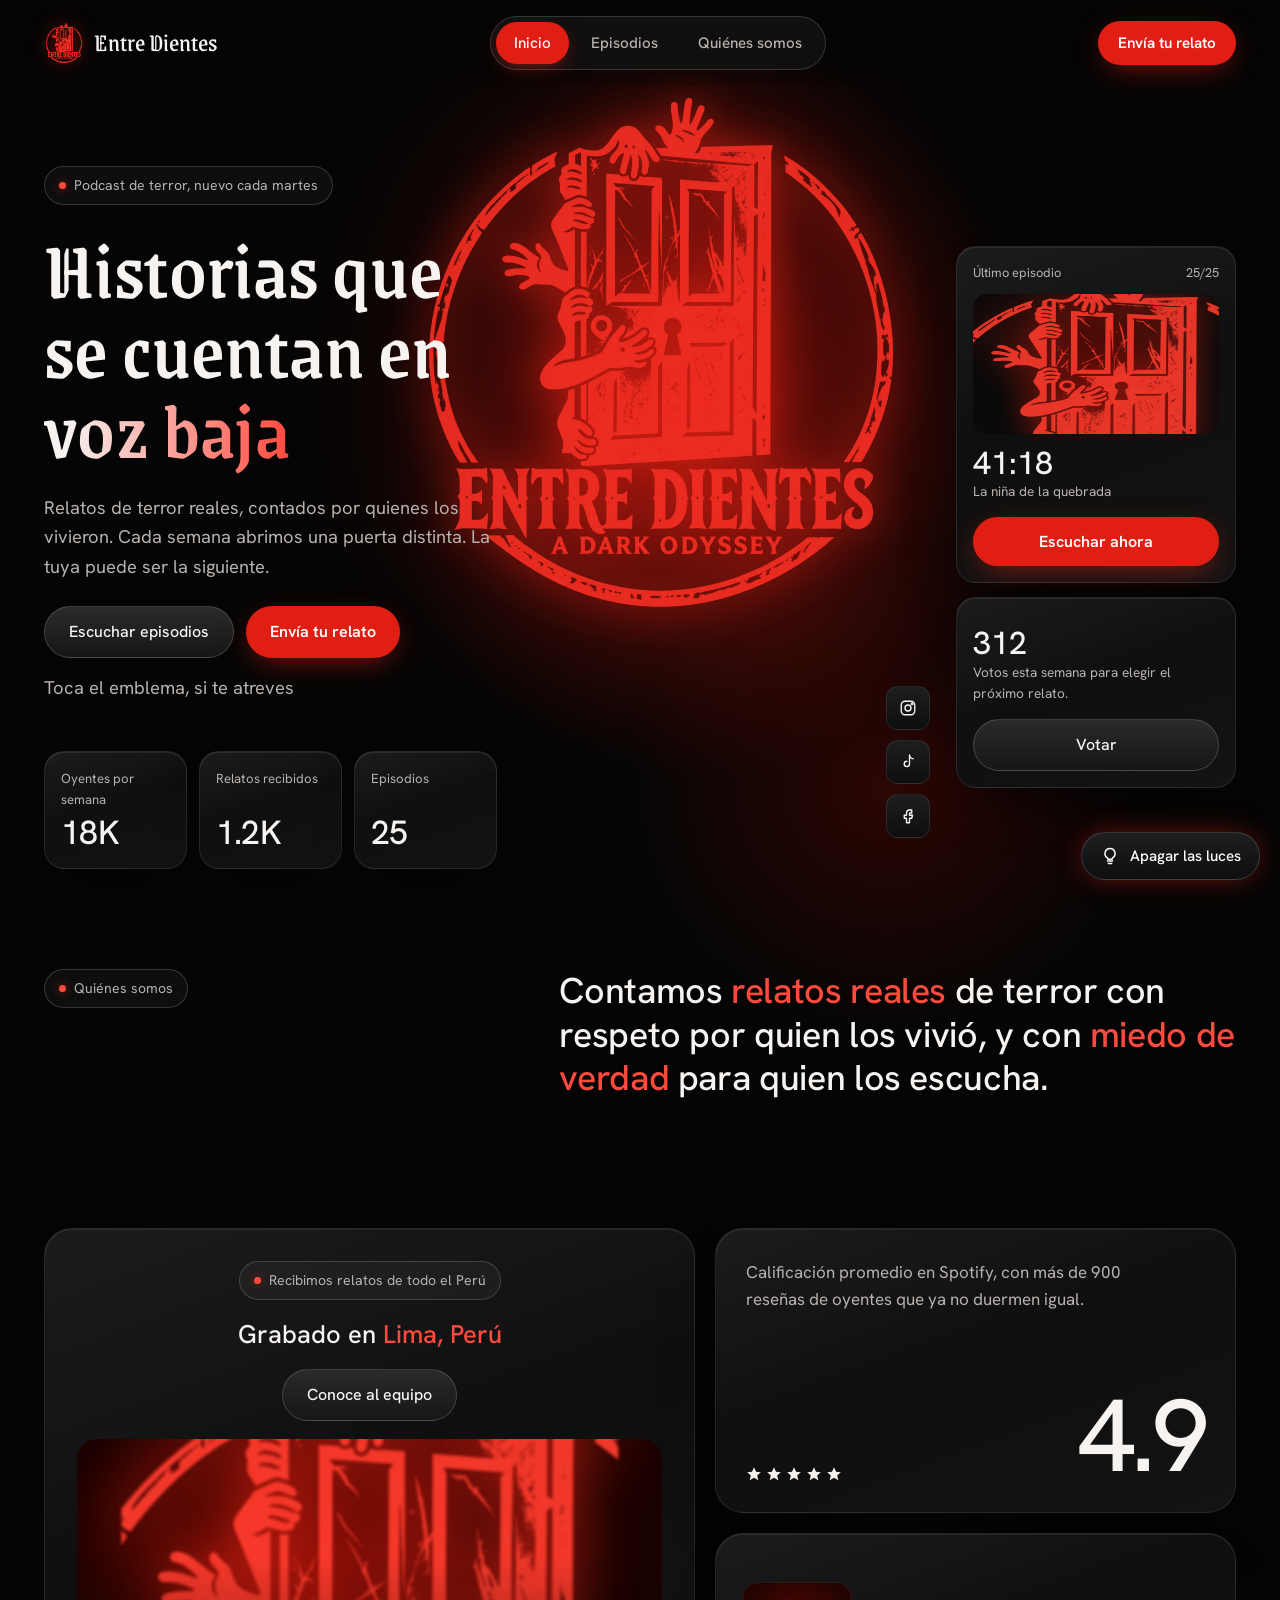
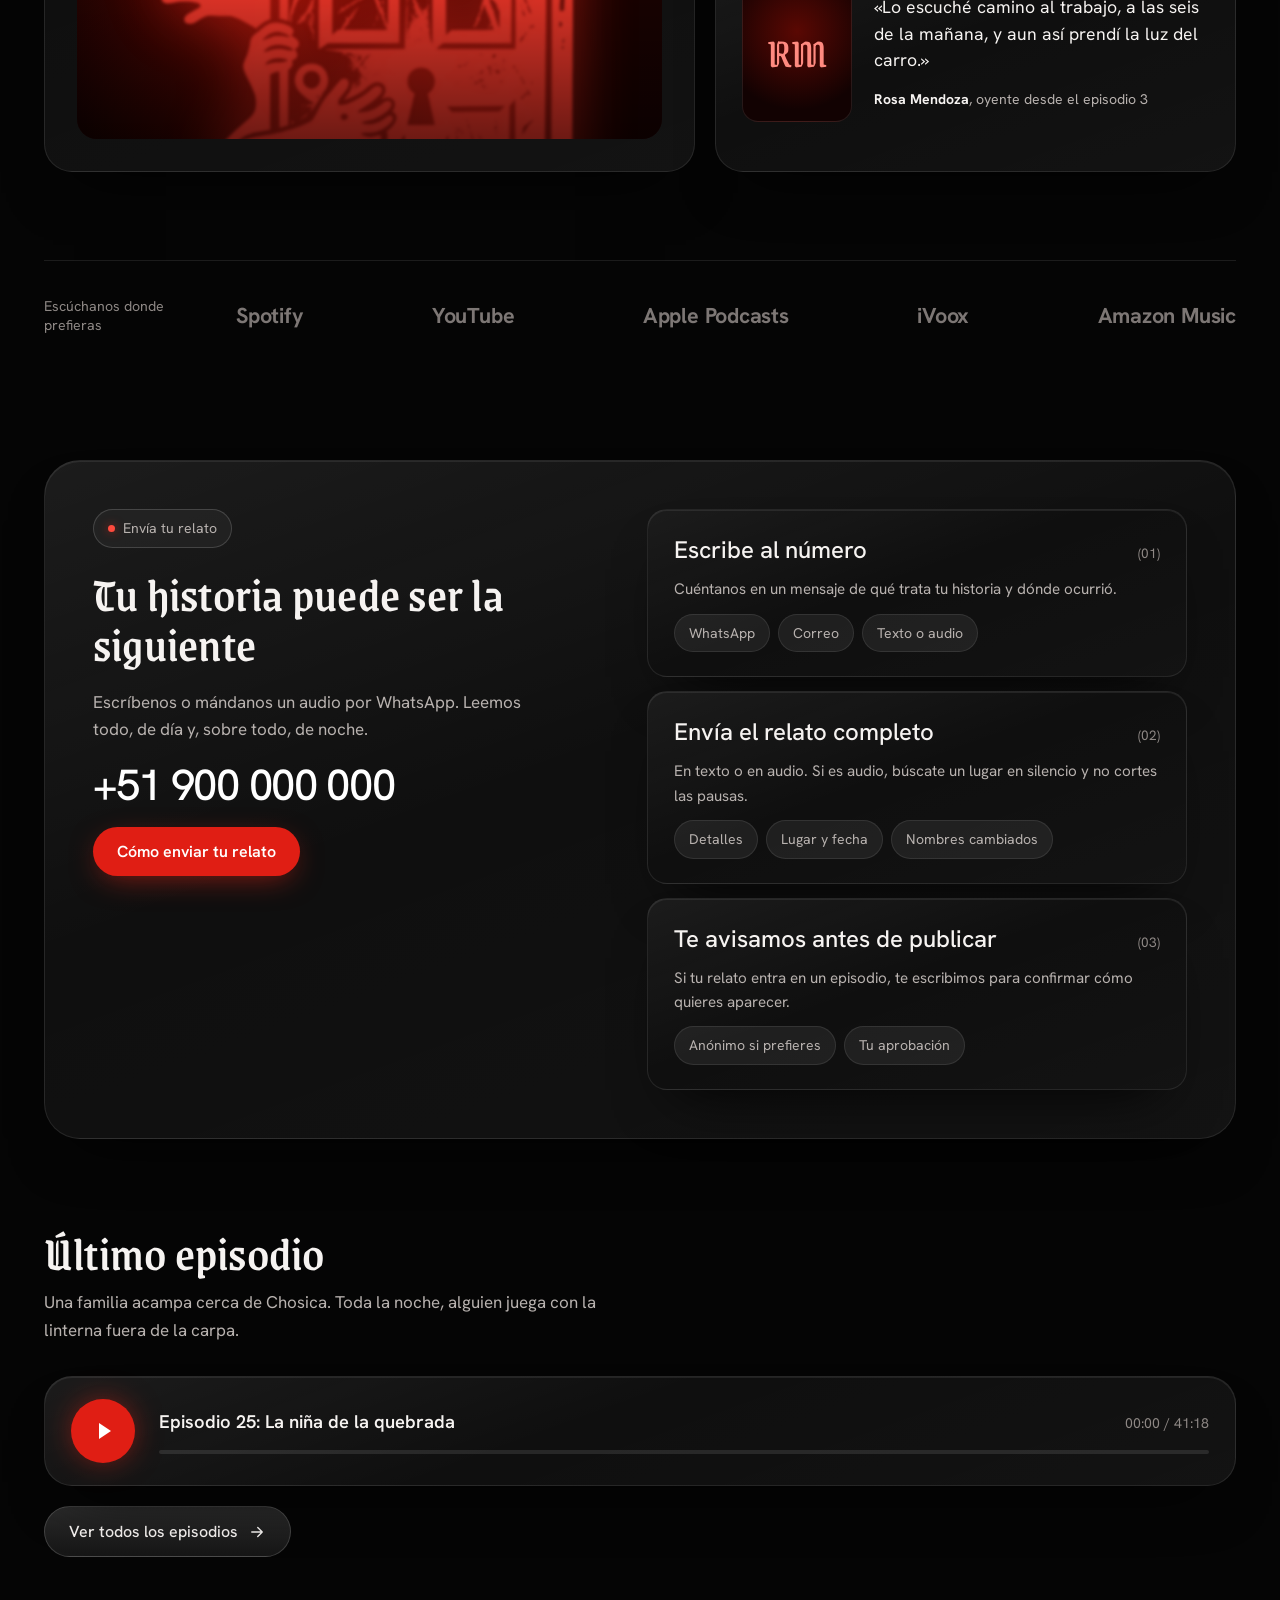
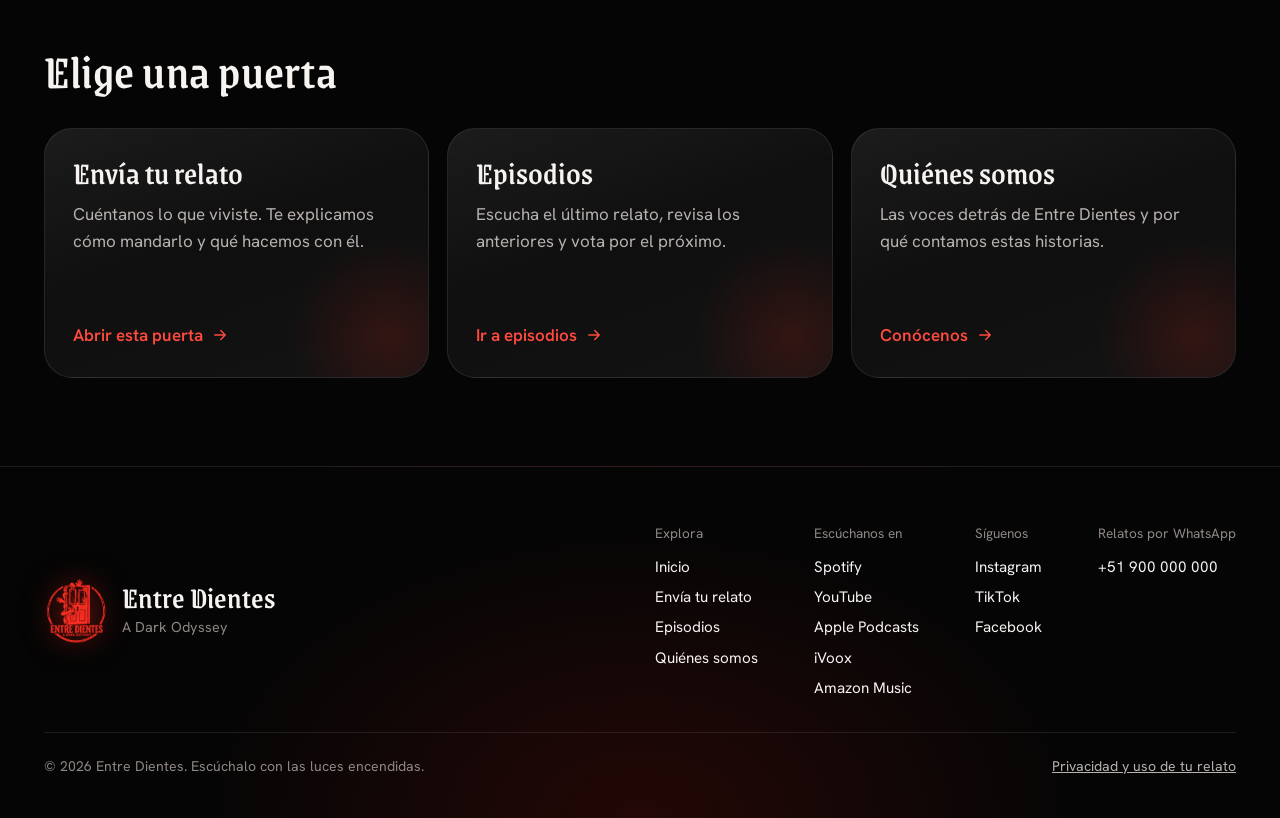
<file: index.html>
<!doctype html>
<html lang="es">
<head>
<meta charset="utf-8">
<meta name="viewport" content="width=device-width, initial-scale=1">
<title>Entre Dientes — podcast de terror</title>
<meta name="description" content="Entre Dientes es un podcast de relatos de terror reales. Envía tu historia por WhatsApp.">
<link rel="icon" href="logo-rojo-chico.png">
<link rel="preconnect" href="https://fonts.googleapis.com">
<link rel="preconnect" href="https://fonts.gstatic.com" crossorigin>
<link rel="stylesheet" href="https://fonts.googleapis.com/css2?family=Grenze+Gotisch:wght@400;500;600&family=Hanken+Grotesk:wght@400;500;600;700&display=swap">
<link rel="stylesheet" href="styles.css">
</head>
<body>
<div id="cabecera"></div>
<main id="contenido">
<section class="wrap hero">
  <div class="hero-humo" aria-hidden="true"></div>
  <button type="button" class="hero-emblema" id="puerta" aria-pressed="false" aria-label="Tocar el emblema y leer un fragmento de un relato">
    <img src="logo-rojo.png" alt="Emblema de Entre Dientes: una puerta con manos que la empujan" width="977" height="1000">
    <span class="fragmento">«Esa noche cerré con llave la puerta del fondo. Lo sé porque la llave seguía en mi mano. A las tres de la mañana, alguien del otro lado empezó a probar la manija.»</span>
  </button>
  <div class="hero-rejilla">
    <div class="hero-texto">
      <span class="pildora">Podcast de terror, nuevo cada martes</span>
      <h1>Historias que se cuentan <span class="degradado">en voz baja</span></h1>
      <p>Relatos de terror reales, contados por quienes los vivieron. Cada semana abrimos una puerta distinta. La tuya puede ser la siguiente.</p>
      <div class="botones">
        <a class="btn-vidrio" href="episodios.html">Escuchar episodios</a>
        <a class="btn" href="relatos.html">Envía tu relato</a>
      </div>
      <p class="pista" id="pista">Toca el emblema, si te atreves</p>
      <div class="datos">
        <div class="tarjeta dato"><small>Oyentes por semana</small><strong>18K</strong></div>
        <div class="tarjeta dato"><small>Relatos recibidos</small><strong>1.2K</strong></div>
        <div class="tarjeta dato"><small>Episodios</small><strong>25</strong></div>
      </div>
    </div>
    <div aria-hidden="true"></div>
    <div class="hero-lateral">
      <div class="tarjeta mini">
        <div class="mini-cab"><span>Último episodio</span><span>25/25</span></div>
        <div class="mini-img"><img src="manos.png" alt="" width="693" height="800"></div>
        <strong>41:18</strong>
        <p>La niña de la quebrada</p>
        <a class="btn" href="episodios.html">Escuchar ahora</a>
      </div>
      <div class="tarjeta mini">
        <strong>312</strong>
        <p>Votos esta semana para elegir el próximo relato.</p>
        <a class="btn-vidrio" href="episodios.html#votar" style="width:100%;margin-top:14px;min-height:44px">Votar</a>
      </div>
    </div>
  </div>
  <div class="redes-flotantes" aria-label="Redes sociales"><a href="#" aria-label="Instagram" data-red="Instagram"><svg aria-hidden="true" width="18" height="18" viewBox="0 0 24 24" fill="none" stroke="currentColor" stroke-width="1.8" stroke-linecap="round" stroke-linejoin="round"><rect x="3" y="3" width="18" height="18" rx="5"/><circle cx="12" cy="12" r="4"/><circle cx="17.5" cy="6.5" r="1" fill="currentColor"/></svg></a><a href="#" aria-label="TikTok" data-red="TikTok"><svg aria-hidden="true" width="18" height="18" viewBox="0 0 24 24" fill="none" stroke="currentColor" stroke-width="1.8" stroke-linecap="round" stroke-linejoin="round"><path d="M14 3v11.5a3.5 3.5 0 1 1-3.5-3.5"/><path d="M14 3c.5 2.8 2.4 4.5 5 4.6"/></svg></a><a href="#" aria-label="Facebook" data-red="Facebook"><svg aria-hidden="true" width="18" height="18" viewBox="0 0 24 24" fill="none" stroke="currentColor" stroke-width="1.8" stroke-linecap="round" stroke-linejoin="round"><path d="M14 8h3V4h-3a4 4 0 0 0-4 4v3H7v4h3v6h4v-6h3l1-4h-4V8z"/></svg></a></div>
  <div class="declaracion">
    <span class="pildora">Quiénes somos</span>
    <p>Contamos <span class="rojo">relatos reales</span> de terror con respeto por quien los vivió, y con <span class="rojo">miedo de verdad</span> para quien los escucha.</p>
  </div>
</section>

<section class="wrap seccion" aria-label="Entre Dientes en cifras">
  <div class="bento">
    <div class="tarjeta bento-izq">
      <span class="pildora">Recibimos relatos de todo el Perú</span>
      <h3>Grabado en <span class="rojo">Lima, Perú</span></h3>
      <a class="btn-vidrio" href="nosotros.html">Conoce al equipo</a>
      <div class="foto-roja"><img src="manos.png" alt="" width="693" height="800"></div>
    </div>
    <div class="bento-der">
      <div class="tarjeta cifra">
        <p>Calificación promedio en Spotify, con más de 900 reseñas de oyentes que ya no duermen igual.</p>
        <div class="cifra-fila">
          <div class="estrellas" aria-label="5 estrellas"><svg aria-hidden="true" width="16" height="16" viewBox="0 0 24 24" fill="currentColor"><path d="M12 2l3 6.6 7.2.7-5.4 4.8 1.6 7.1L12 17.6 5.6 21.2l1.6-7.1L1.8 9.3 9 8.6z"/></svg><svg aria-hidden="true" width="16" height="16" viewBox="0 0 24 24" fill="currentColor"><path d="M12 2l3 6.6 7.2.7-5.4 4.8 1.6 7.1L12 17.6 5.6 21.2l1.6-7.1L1.8 9.3 9 8.6z"/></svg><svg aria-hidden="true" width="16" height="16" viewBox="0 0 24 24" fill="currentColor"><path d="M12 2l3 6.6 7.2.7-5.4 4.8 1.6 7.1L12 17.6 5.6 21.2l1.6-7.1L1.8 9.3 9 8.6z"/></svg><svg aria-hidden="true" width="16" height="16" viewBox="0 0 24 24" fill="currentColor"><path d="M12 2l3 6.6 7.2.7-5.4 4.8 1.6 7.1L12 17.6 5.6 21.2l1.6-7.1L1.8 9.3 9 8.6z"/></svg><svg aria-hidden="true" width="16" height="16" viewBox="0 0 24 24" fill="currentColor"><path d="M12 2l3 6.6 7.2.7-5.4 4.8 1.6 7.1L12 17.6 5.6 21.2l1.6-7.1L1.8 9.3 9 8.6z"/></svg></div>
          <strong>4.9</strong>
        </div>
      </div>
      <figure class="tarjeta testimonio" style="margin:0">
        <div class="avatar" aria-hidden="true">RM</div>
        <div>
          <blockquote>«Lo escuché camino al trabajo, a las seis de la mañana, y aun así prendí la luz del carro.»</blockquote>
          <cite><b>Rosa Mendoza</b>, oyente desde el episodio 3</cite>
        </div>
      </figure>
    </div>
  </div>
</section>

<div class="wrap">
  <div class="franja">
    <small>Escúchanos donde prefieras</small>
    <div class="franja-logos">
      <a href="#" data-plataforma="Spotify">Spotify</a>
      <a href="#" data-plataforma="YouTube">YouTube</a>
      <a href="#" data-plataforma="Apple Podcasts">Apple Podcasts</a>
      <a href="#" data-plataforma="iVoox">iVoox</a>
      <a href="#" data-plataforma="Amazon Music">Amazon Music</a>
    </div>
  </div>
</div>

<section class="wrap seccion" aria-labelledby="envia-titulo">
  <div class="tarjeta bloque">
    <div class="bloque-texto">
      <span class="pildora">Envía tu relato</span>
      <h2 id="envia-titulo">Tu historia puede ser la siguiente</h2>
      <p>Escríbenos o mándanos un audio por WhatsApp. Leemos todo, de día y, sobre todo, de noche.</p>
      <a class="numero js-whatsapp" href="#"><span class="js-telefono"></span></a>
      <div class="botones"><a class="btn" href="relatos.html">Cómo enviar tu relato</a></div>
    </div>
    <ol class="pasos">
      <li class="tarjeta paso"><div class="paso-cab"><h3>Escribe al número</h3><span class="paso-num">(01)</span></div><p>Cuéntanos en un mensaje de qué trata tu historia y dónde ocurrió.</p><div class="etiquetas"><span>WhatsApp</span><span>Correo</span><span>Texto o audio</span></div></li>
      <li class="tarjeta paso"><div class="paso-cab"><h3>Envía el relato completo</h3><span class="paso-num">(02)</span></div><p>En texto o en audio. Si es audio, búscate un lugar en silencio y no cortes las pausas.</p><div class="etiquetas"><span>Detalles</span><span>Lugar y fecha</span><span>Nombres cambiados</span></div></li>
      <li class="tarjeta paso"><div class="paso-cab"><h3>Te avisamos antes de publicar</h3><span class="paso-num">(03)</span></div><p>Si tu relato entra en un episodio, te escribimos para confirmar cómo quieres aparecer.</p><div class="etiquetas"><span>Anónimo si prefieres</span><span>Tu aprobación</span></div></li>
    </ol>
  </div>
</section>

<section class="wrap" aria-labelledby="ultimo-titulo">
  <div class="seccion-cab">
    <h2 id="ultimo-titulo">Último episodio</h2>
    <p>Una familia acampa cerca de Chosica. Toda la noche, alguien juega con la linterna fuera de la carpa.</p>
  </div>
  <div class="tarjeta reproductor" data-duracion="2478">
    <!-- Demostración: para el episodio real, reemplaza este bloque por el código «Insertar» de Spotify o YouTube -->
    <button type="button" class="play" aria-label="Reproducir episodio">
      <svg class="icono-play" aria-hidden="true" width="24" height="24" viewBox="0 0 24 24" fill="currentColor"><path d="M8 4l12 8-12 8z"/></svg>
      <svg class="icono-pausa" aria-hidden="true" width="24" height="24" viewBox="0 0 24 24" fill="currentColor"><rect x="6" y="4" width="4" height="16"/><rect x="14" y="4" width="4" height="16"/></svg>
    </button>
    <div class="rep-info">
      <div class="rep-fila"><span class="rep-titulo">Episodio 25: La niña de la quebrada</span><span class="rep-tiempo"><span>00:00</span> / 41:18</span></div>
      <div class="barra"><i></i></div>
    </div>
  </div>
  <div class="botones" style="margin-top:20px"><a class="btn-vidrio" href="episodios.html">Ver todos los episodios <svg aria-hidden="true" width="18" height="18" viewBox="0 0 24 24" fill="none" stroke="currentColor" stroke-width="1.8" stroke-linecap="round" stroke-linejoin="round"><path d="M5 12h14M13 6l6 6-6 6"/></svg></a></div>
</section>

<section class="wrap seccion" aria-labelledby="puertas-titulo">
  <div class="seccion-cab"><h2 id="puertas-titulo">Elige una puerta</h2></div>
  <div class="puertas">
    <a class="acceso" href="relatos.html"><h3>Envía tu relato</h3><p>Cuéntanos lo que viviste. Te explicamos cómo mandarlo y qué hacemos con él.</p><span class="ir">Abrir esta puerta <svg aria-hidden="true" width="18" height="18" viewBox="0 0 24 24" fill="none" stroke="currentColor" stroke-width="1.8" stroke-linecap="round" stroke-linejoin="round"><path d="M5 12h14M13 6l6 6-6 6"/></svg></span></a>
    <a class="acceso" href="episodios.html"><h3>Episodios</h3><p>Escucha el último relato, revisa los anteriores y vota por el próximo.</p><span class="ir">Ir a episodios <svg aria-hidden="true" width="18" height="18" viewBox="0 0 24 24" fill="none" stroke="currentColor" stroke-width="1.8" stroke-linecap="round" stroke-linejoin="round"><path d="M5 12h14M13 6l6 6-6 6"/></svg></span></a>
    <a class="acceso" href="nosotros.html"><h3>Quiénes somos</h3><p>Las voces detrás de Entre Dientes y por qué contamos estas historias.</p><span class="ir">Conócenos <svg aria-hidden="true" width="18" height="18" viewBox="0 0 24 24" fill="none" stroke="currentColor" stroke-width="1.8" stroke-linecap="round" stroke-linejoin="round"><path d="M5 12h14M13 6l6 6-6 6"/></svg></span></a>
  </div>
</section>
</main>
<div id="pie"></div>
<script src="main.js"></script>
</body>
</html>
</file>
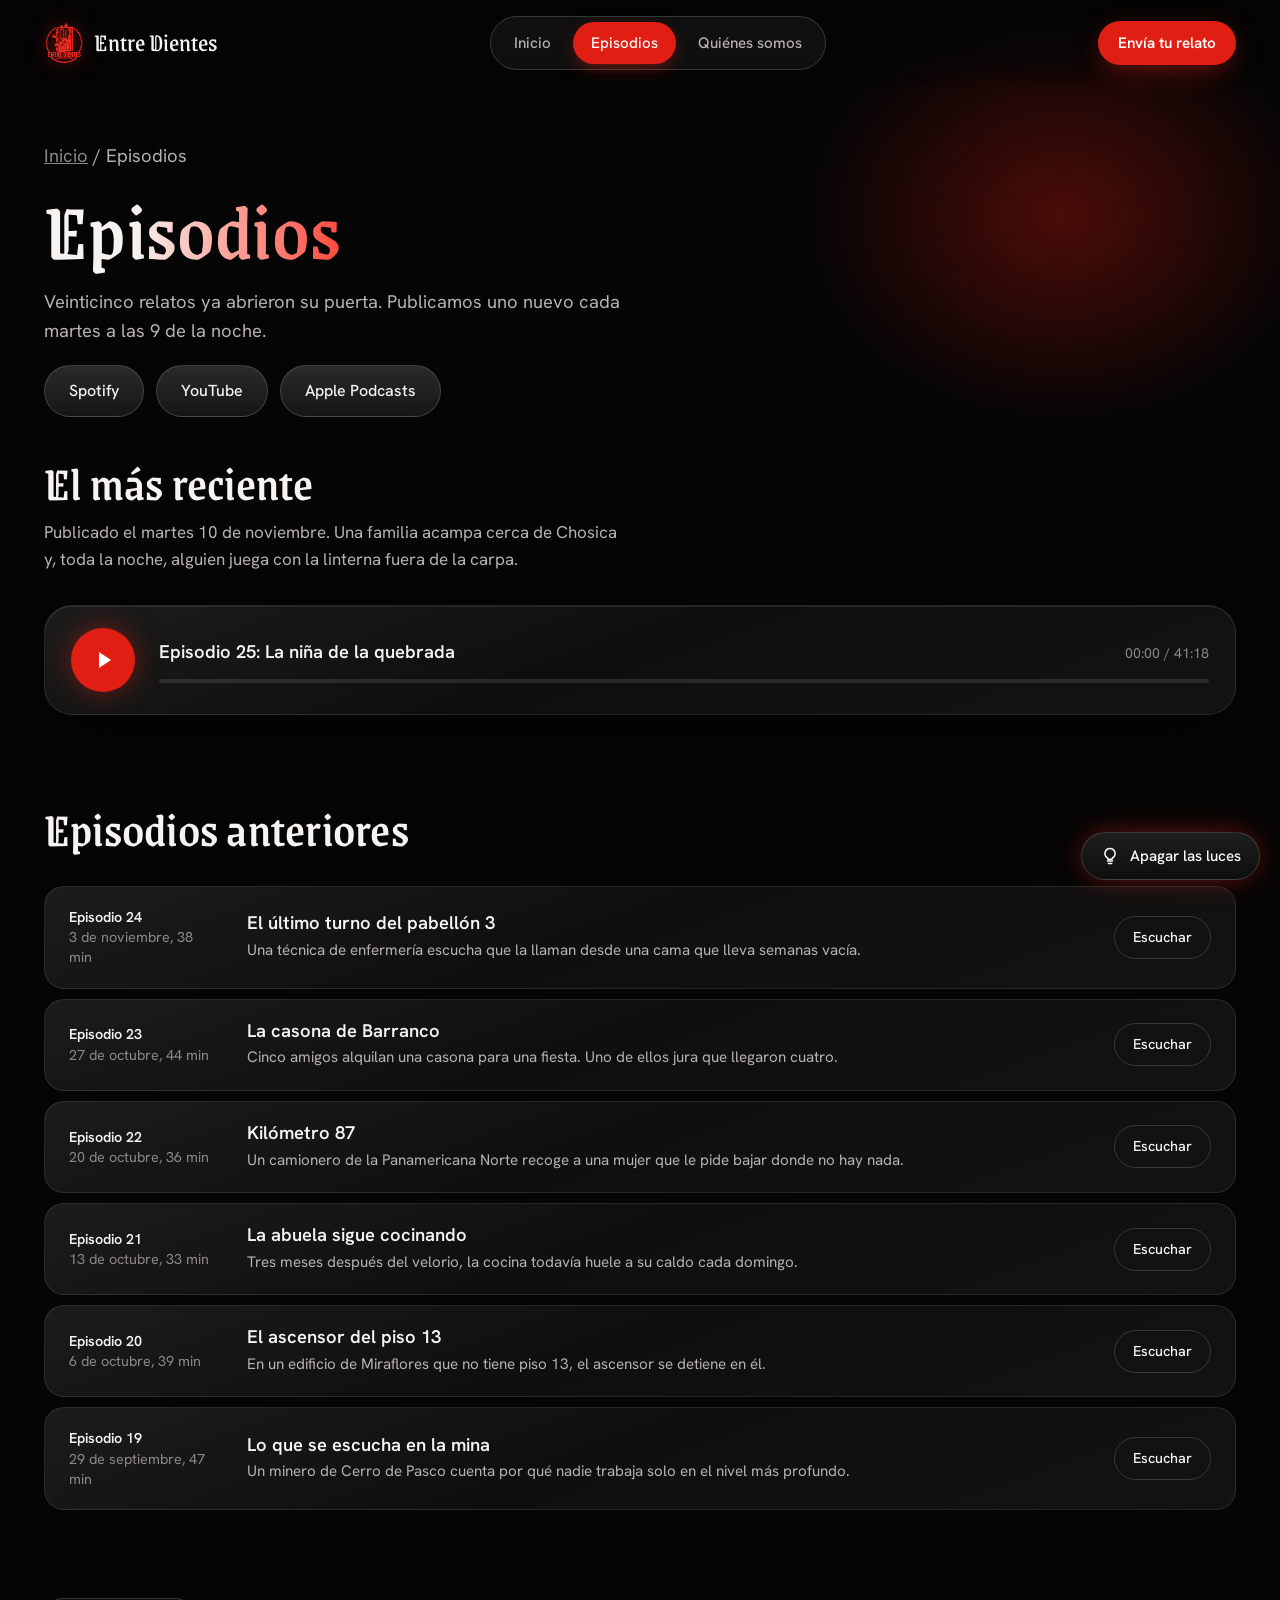
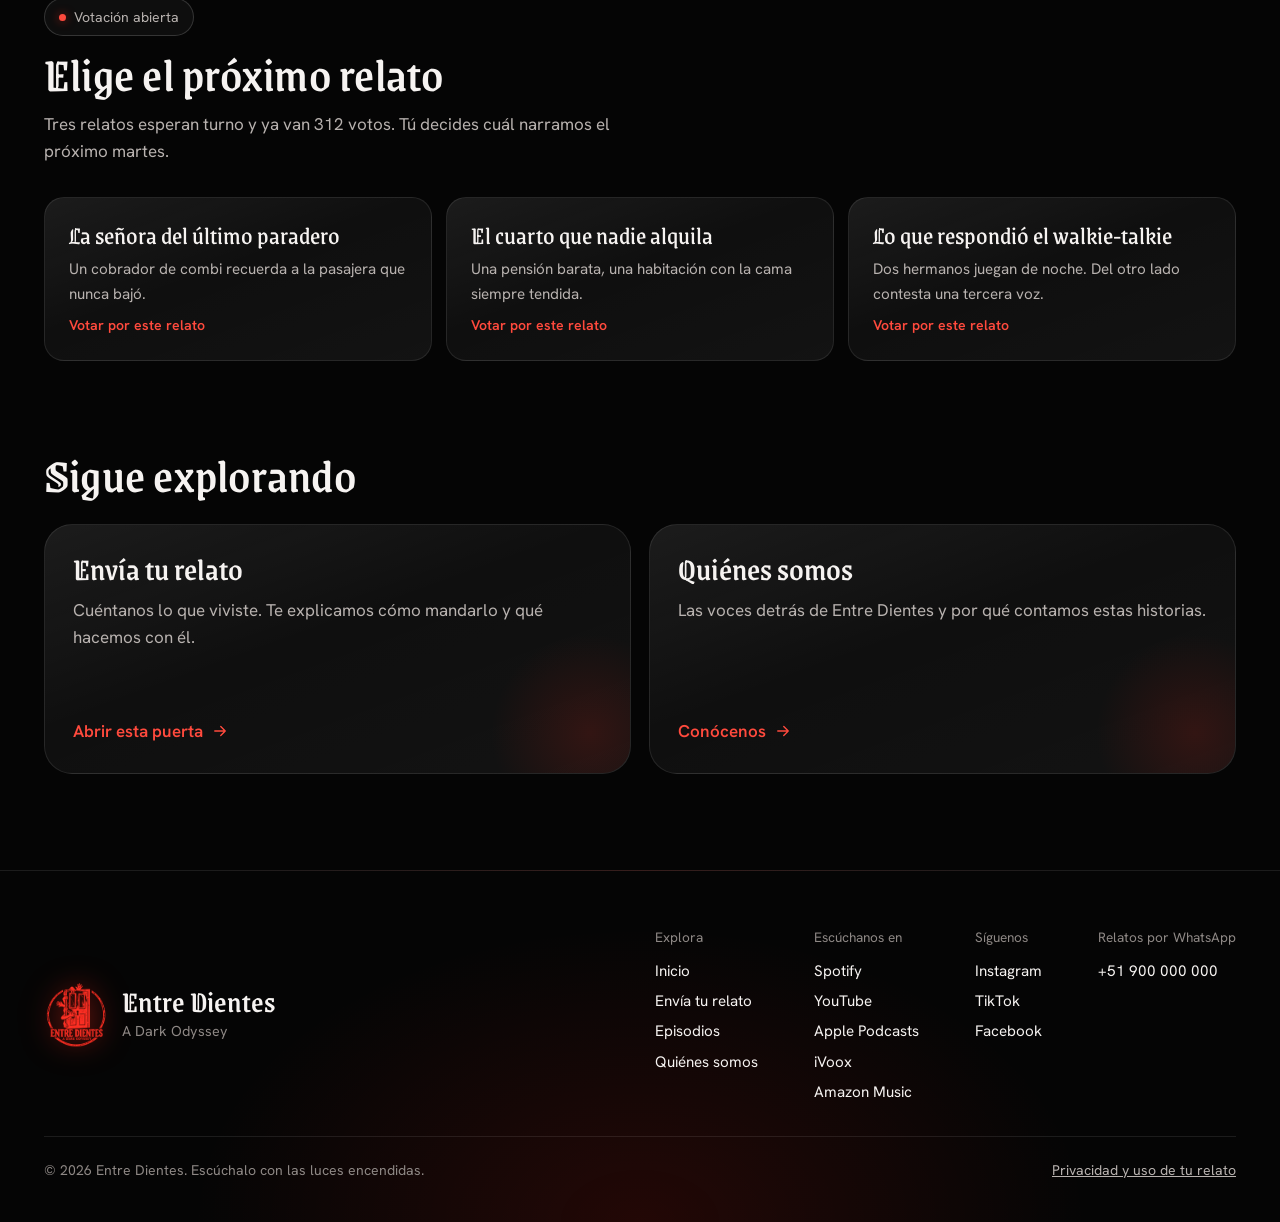
<file: episodios.html>
<!doctype html>
<html lang="es">
<head>
<meta charset="utf-8">
<meta name="viewport" content="width=device-width, initial-scale=1">
<title>Episodios — Entre Dientes</title>
<meta name="description" content="Escucha los episodios de Entre Dientes y vota por el próximo relato.">
<link rel="icon" href="logo-rojo-chico.png">
<link rel="preconnect" href="https://fonts.googleapis.com">
<link rel="preconnect" href="https://fonts.gstatic.com" crossorigin>
<link rel="stylesheet" href="https://fonts.googleapis.com/css2?family=Grenze+Gotisch:wght@400;500;600&family=Hanken+Grotesk:wght@400;500;600;700&display=swap">
<link rel="stylesheet" href="styles.css">
</head>
<body>
<div id="cabecera"></div>
<main id="contenido">
<section class="wrap portada-pagina">
  <p class="miga"><a href="index.html">Inicio</a> / Episodios</p>
  <h1><span class="degradado">Episodios</span></h1>
  <p>Veinticinco relatos ya abrieron su puerta. Publicamos uno nuevo cada martes a las 9 de la noche.</p>
  <div class="botones">
    <a class="btn-vidrio" data-plataforma="Spotify" href="#">Spotify</a>
    <a class="btn-vidrio" data-plataforma="YouTube" href="#">YouTube</a>
    <a class="btn-vidrio" data-plataforma="Apple Podcasts" href="#">Apple Podcasts</a>
  </div>
</section>

<section class="wrap" aria-labelledby="ultimo-titulo">
  <div class="seccion-cab">
    <h2 id="ultimo-titulo">El más reciente</h2>
    <p>Publicado el martes 10 de noviembre. Una familia acampa cerca de Chosica y, toda la noche, alguien juega con la linterna fuera de la carpa.</p>
  </div>
  <div class="tarjeta reproductor" data-duracion="2478">
    <!-- Demostración: para el episodio real, reemplaza este bloque por el código «Insertar» de Spotify o YouTube -->
    <button type="button" class="play" aria-label="Reproducir episodio">
      <svg class="icono-play" aria-hidden="true" width="24" height="24" viewBox="0 0 24 24" fill="currentColor"><path d="M8 4l12 8-12 8z"/></svg>
      <svg class="icono-pausa" aria-hidden="true" width="24" height="24" viewBox="0 0 24 24" fill="currentColor"><rect x="6" y="4" width="4" height="16"/><rect x="14" y="4" width="4" height="16"/></svg>
    </button>
    <div class="rep-info">
      <div class="rep-fila"><span class="rep-titulo">Episodio 25: La niña de la quebrada</span><span class="rep-tiempo"><span>00:00</span> / 41:18</span></div>
      <div class="barra"><i></i></div>
    </div>
  </div>
</section>

<section class="wrap seccion" aria-labelledby="todos-titulo">
  <div class="seccion-cab"><h2 id="todos-titulo">Episodios anteriores</h2></div>
  <div class="lista">
    <article><div class="ep-num">Episodio 24<span>3 de noviembre, 38 min</span></div><div class="ep-texto"><h3>El último turno del pabellón 3</h3><p>Una técnica de enfermería escucha que la llaman desde una cama que lleva semanas vacía.</p></div><a href="#">Escuchar</a></article>
    <article><div class="ep-num">Episodio 23<span>27 de octubre, 44 min</span></div><div class="ep-texto"><h3>La casona de Barranco</h3><p>Cinco amigos alquilan una casona para una fiesta. Uno de ellos jura que llegaron cuatro.</p></div><a href="#">Escuchar</a></article>
    <article><div class="ep-num">Episodio 22<span>20 de octubre, 36 min</span></div><div class="ep-texto"><h3>Kilómetro 87</h3><p>Un camionero de la Panamericana Norte recoge a una mujer que le pide bajar donde no hay nada.</p></div><a href="#">Escuchar</a></article>
    <article><div class="ep-num">Episodio 21<span>13 de octubre, 33 min</span></div><div class="ep-texto"><h3>La abuela sigue cocinando</h3><p>Tres meses después del velorio, la cocina todavía huele a su caldo cada domingo.</p></div><a href="#">Escuchar</a></article>
    <article><div class="ep-num">Episodio 20<span>6 de octubre, 39 min</span></div><div class="ep-texto"><h3>El ascensor del piso 13</h3><p>En un edificio de Miraflores que no tiene piso 13, el ascensor se detiene en él.</p></div><a href="#">Escuchar</a></article>
    <article><div class="ep-num">Episodio 19<span>29 de septiembre, 47 min</span></div><div class="ep-texto"><h3>Lo que se escucha en la mina</h3><p>Un minero de Cerro de Pasco cuenta por qué nadie trabaja solo en el nivel más profundo.</p></div><a href="#">Escuchar</a></article>
  </div>
</section>

<section class="wrap" id="votar" aria-labelledby="votar-titulo" style="padding-bottom:48px">
  <div class="seccion-cab">
    <span class="pildora">Votación abierta</span>
    <h2 id="votar-titulo">Elige el próximo relato</h2>
    <p id="voto-mensaje">Tres relatos esperan turno y ya van 312 votos. Tú decides cuál narramos el próximo martes.</p>
  </div>
  <div class="opciones">
    <button type="button" class="opcion" data-id="a" data-votos="142" aria-pressed="false"><span class="t">La señora del último paradero</span><span class="r">Un cobrador de combi recuerda a la pasajera que nunca bajó.</span><span class="e">Votar por este relato</span></button>
    <button type="button" class="opcion" data-id="b" data-votos="97" aria-pressed="false"><span class="t">El cuarto que nadie alquila</span><span class="r">Una pensión barata, una habitación con la cama siempre tendida.</span><span class="e">Votar por este relato</span></button>
    <button type="button" class="opcion" data-id="c" data-votos="73" aria-pressed="false"><span class="t">Lo que respondió el walkie-talkie</span><span class="r">Dos hermanos juegan de noche. Del otro lado contesta una tercera voz.</span><span class="e">Votar por este relato</span></button>
  </div>
</section>

<section class="wrap siguiente" aria-labelledby="sigue-titulo">
  <h2 id="sigue-titulo">Sigue explorando</h2>
  <div class="puertas">
    <a class="acceso" href="relatos.html"><h3>Envía tu relato</h3><p>Cuéntanos lo que viviste. Te explicamos cómo mandarlo y qué hacemos con él.</p><span class="ir">Abrir esta puerta <svg aria-hidden="true" width="18" height="18" viewBox="0 0 24 24" fill="none" stroke="currentColor" stroke-width="1.8" stroke-linecap="round" stroke-linejoin="round"><path d="M5 12h14M13 6l6 6-6 6"/></svg></span></a>
    <a class="acceso" href="nosotros.html"><h3>Quiénes somos</h3><p>Las voces detrás de Entre Dientes y por qué contamos estas historias.</p><span class="ir">Conócenos <svg aria-hidden="true" width="18" height="18" viewBox="0 0 24 24" fill="none" stroke="currentColor" stroke-width="1.8" stroke-linecap="round" stroke-linejoin="round"><path d="M5 12h14M13 6l6 6-6 6"/></svg></span></a>
  </div>
</section>
</main>
<div id="pie"></div>
<script src="main.js"></script>
</body>
</html>
</file>
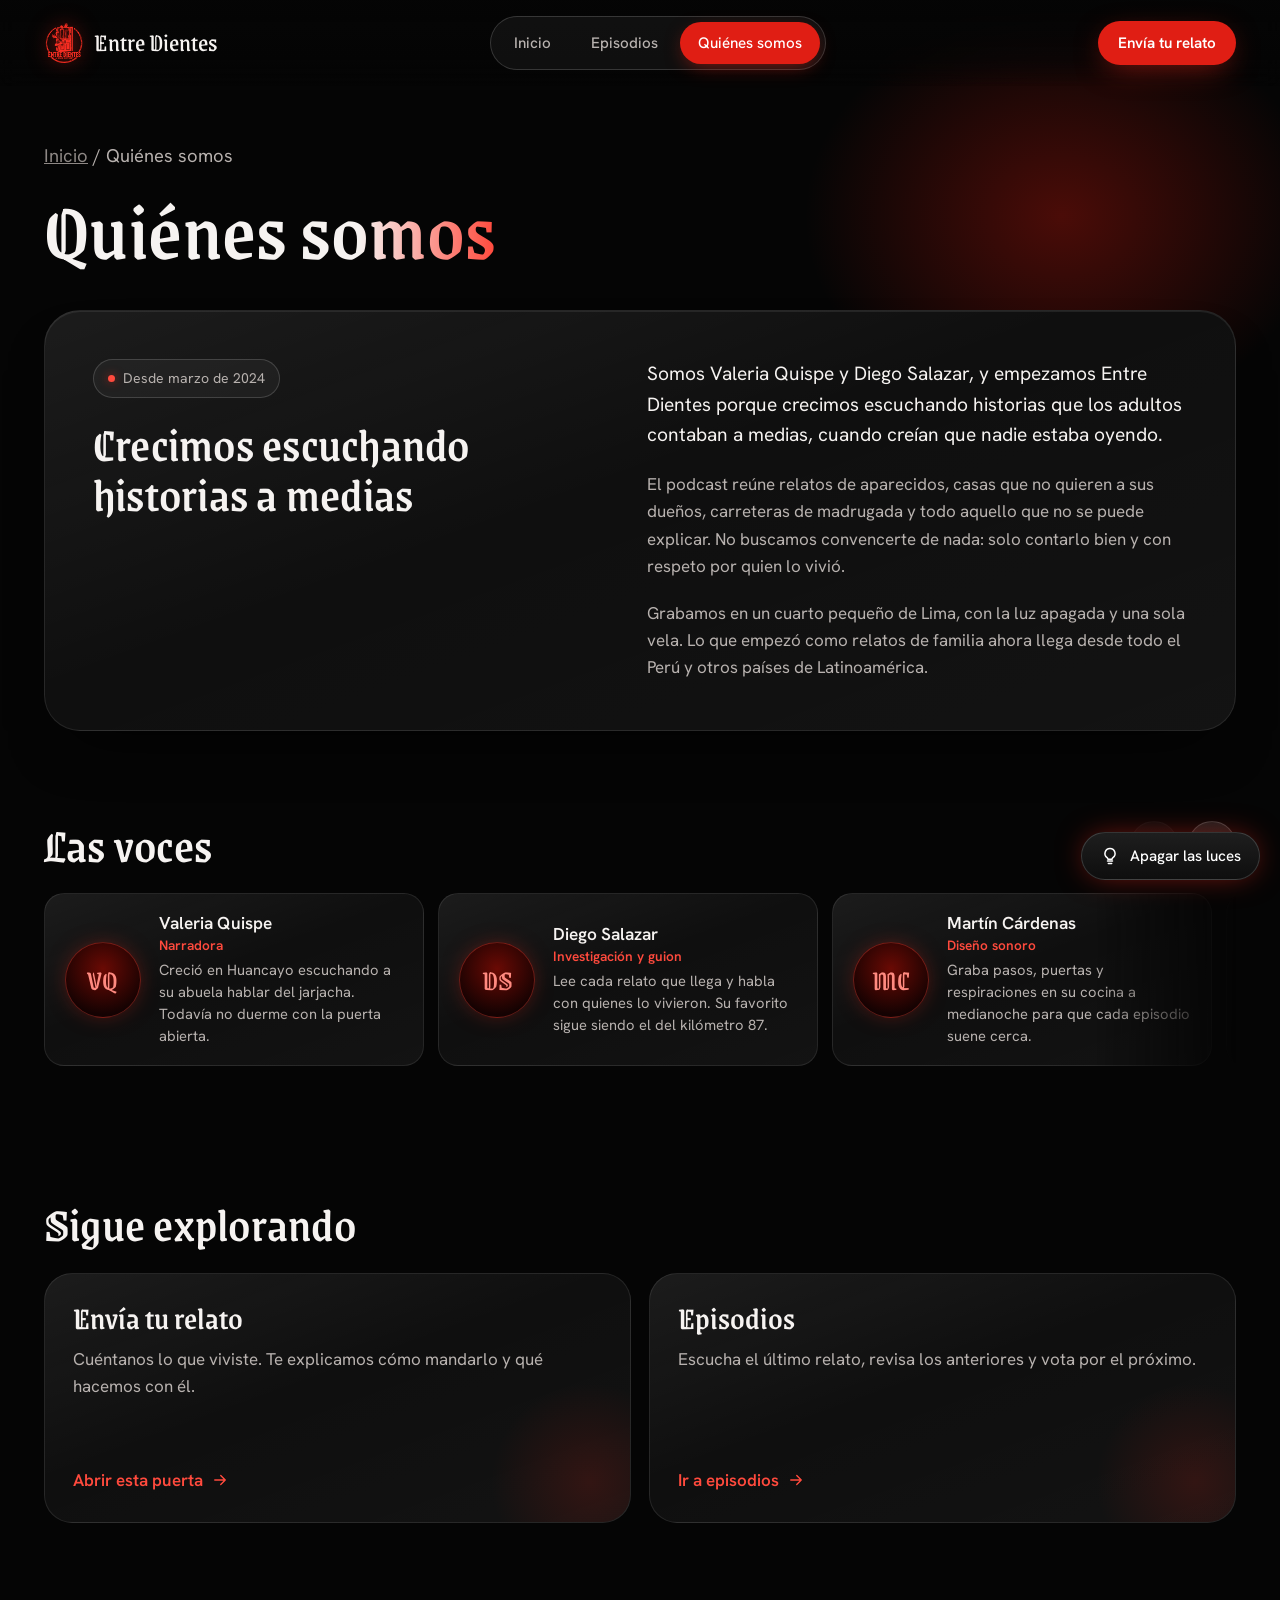
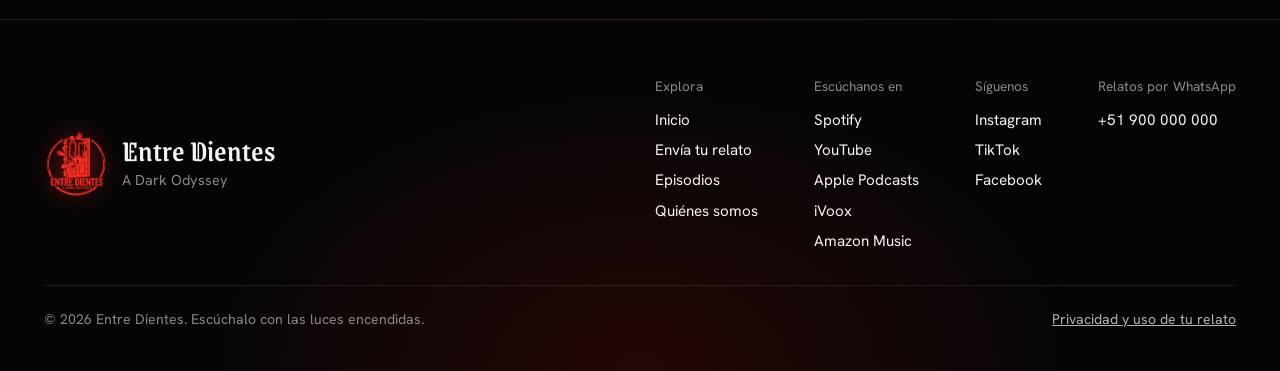
<file: nosotros.html>
<!doctype html>
<html lang="es">
<head>
<meta charset="utf-8">
<meta name="viewport" content="width=device-width, initial-scale=1">
<title>Quiénes somos — Entre Dientes</title>
<meta name="description" content="Conoce a las voces detrás de Entre Dientes, podcast de relatos de terror.">
<link rel="icon" href="logo-rojo-chico.png">
<link rel="preconnect" href="https://fonts.googleapis.com">
<link rel="preconnect" href="https://fonts.gstatic.com" crossorigin>
<link rel="stylesheet" href="https://fonts.googleapis.com/css2?family=Grenze+Gotisch:wght@400;500;600&family=Hanken+Grotesk:wght@400;500;600;700&display=swap">
<link rel="stylesheet" href="styles.css">
</head>
<body>
<div id="cabecera"></div>
<main id="contenido">
<section class="wrap portada-pagina">
  <p class="miga"><a href="index.html">Inicio</a> / Quiénes somos</p>
  <h1>Quiénes <span class="degradado">somos</span></h1>
</section>

<section class="wrap" aria-labelledby="historia-titulo">
  <div class="tarjeta bloque">
    <div class="bloque-texto">
      <span class="pildora">Desde marzo de 2024</span>
      <h2 id="historia-titulo">Crecimos escuchando historias a medias</h2>
    </div>
    <div class="bloque-texto">
      <p style="font-size:1.2rem;color:var(--blanco);max-width:none">Somos Valeria Quispe y Diego Salazar, y empezamos Entre Dientes porque crecimos escuchando historias que los adultos contaban a medias, cuando creían que nadie estaba oyendo.</p>
      <p style="max-width:none">El podcast reúne relatos de aparecidos, casas que no quieren a sus dueños, carreteras de madrugada y todo aquello que no se puede explicar. No buscamos convencerte de nada: solo contarlo bien y con respeto por quien lo vivió.</p>
      <p style="max-width:none">Grabamos en un cuarto pequeño de Lima, con la luz apagada y una sola vela. Lo que empezó como relatos de familia ahora llega desde todo el Perú y otros países de Latinoamérica.</p>
    </div>
  </div>
</section>

<section class="wrap seccion" aria-labelledby="voces-titulo">
  <div class="carrusel-cab">
    <h2 id="voces-titulo">Las voces</h2>
    <div class="carrusel-flechas">
      <button type="button" class="flecha" data-dir="-1" aria-label="Voces anteriores"><svg aria-hidden="true" width="20" height="20" viewBox="0 0 24 24" fill="none" stroke="currentColor" stroke-width="1.8" stroke-linecap="round" stroke-linejoin="round"><path d="M15 6l-6 6 6 6"/></svg></button>
      <button type="button" class="flecha" data-dir="1" aria-label="Voces siguientes"><svg aria-hidden="true" width="20" height="20" viewBox="0 0 24 24" fill="none" stroke="currentColor" stroke-width="1.8" stroke-linecap="round" stroke-linejoin="round"><path d="M9 6l6 6-6 6"/></svg></button>
    </div>
  </div>
  <ul class="carrusel-pista" aria-label="Integrantes de Entre Dientes">
    <li class="conductor"><div class="foto" aria-hidden="true">VQ</div><div><h3>Valeria Quispe</h3><p class="rol">Narradora</p><p>Creció en Huancayo escuchando a su abuela hablar del jarjacha. Todavía no duerme con la puerta abierta.</p></div></li>
    <li class="conductor"><div class="foto" aria-hidden="true">DS</div><div><h3>Diego Salazar</h3><p class="rol">Investigación y guion</p><p>Lee cada relato que llega y habla con quienes lo vivieron. Su favorito sigue siendo el del kilómetro 87.</p></div></li>
    <li class="conductor"><div class="foto" aria-hidden="true">MC</div><div><h3>Martín Cárdenas</h3><p class="rol">Diseño sonoro</p><p>Graba pasos, puertas y respiraciones en su cocina a medianoche para que cada episodio suene cerca.</p></div></li>
    <li class="conductor"><div class="foto" aria-hidden="true">LR</div><div><h3>Lucía Ramos</h3><p class="rol">Comunidad</p><p>Responde los mensajes del WhatsApp y es la primera en leer cada relato que nos llega.</p></div></li>
  </ul>
</section>

<section class="wrap siguiente" aria-labelledby="sigue-titulo">
  <h2 id="sigue-titulo">Sigue explorando</h2>
  <div class="puertas">
    <a class="acceso" href="relatos.html"><h3>Envía tu relato</h3><p>Cuéntanos lo que viviste. Te explicamos cómo mandarlo y qué hacemos con él.</p><span class="ir">Abrir esta puerta <svg aria-hidden="true" width="18" height="18" viewBox="0 0 24 24" fill="none" stroke="currentColor" stroke-width="1.8" stroke-linecap="round" stroke-linejoin="round"><path d="M5 12h14M13 6l6 6-6 6"/></svg></span></a>
    <a class="acceso" href="episodios.html"><h3>Episodios</h3><p>Escucha el último relato, revisa los anteriores y vota por el próximo.</p><span class="ir">Ir a episodios <svg aria-hidden="true" width="18" height="18" viewBox="0 0 24 24" fill="none" stroke="currentColor" stroke-width="1.8" stroke-linecap="round" stroke-linejoin="round"><path d="M5 12h14M13 6l6 6-6 6"/></svg></span></a>
  </div>
</section>
</main>
<div id="pie"></div>
<script src="main.js"></script>
</body>
</html>
</file>
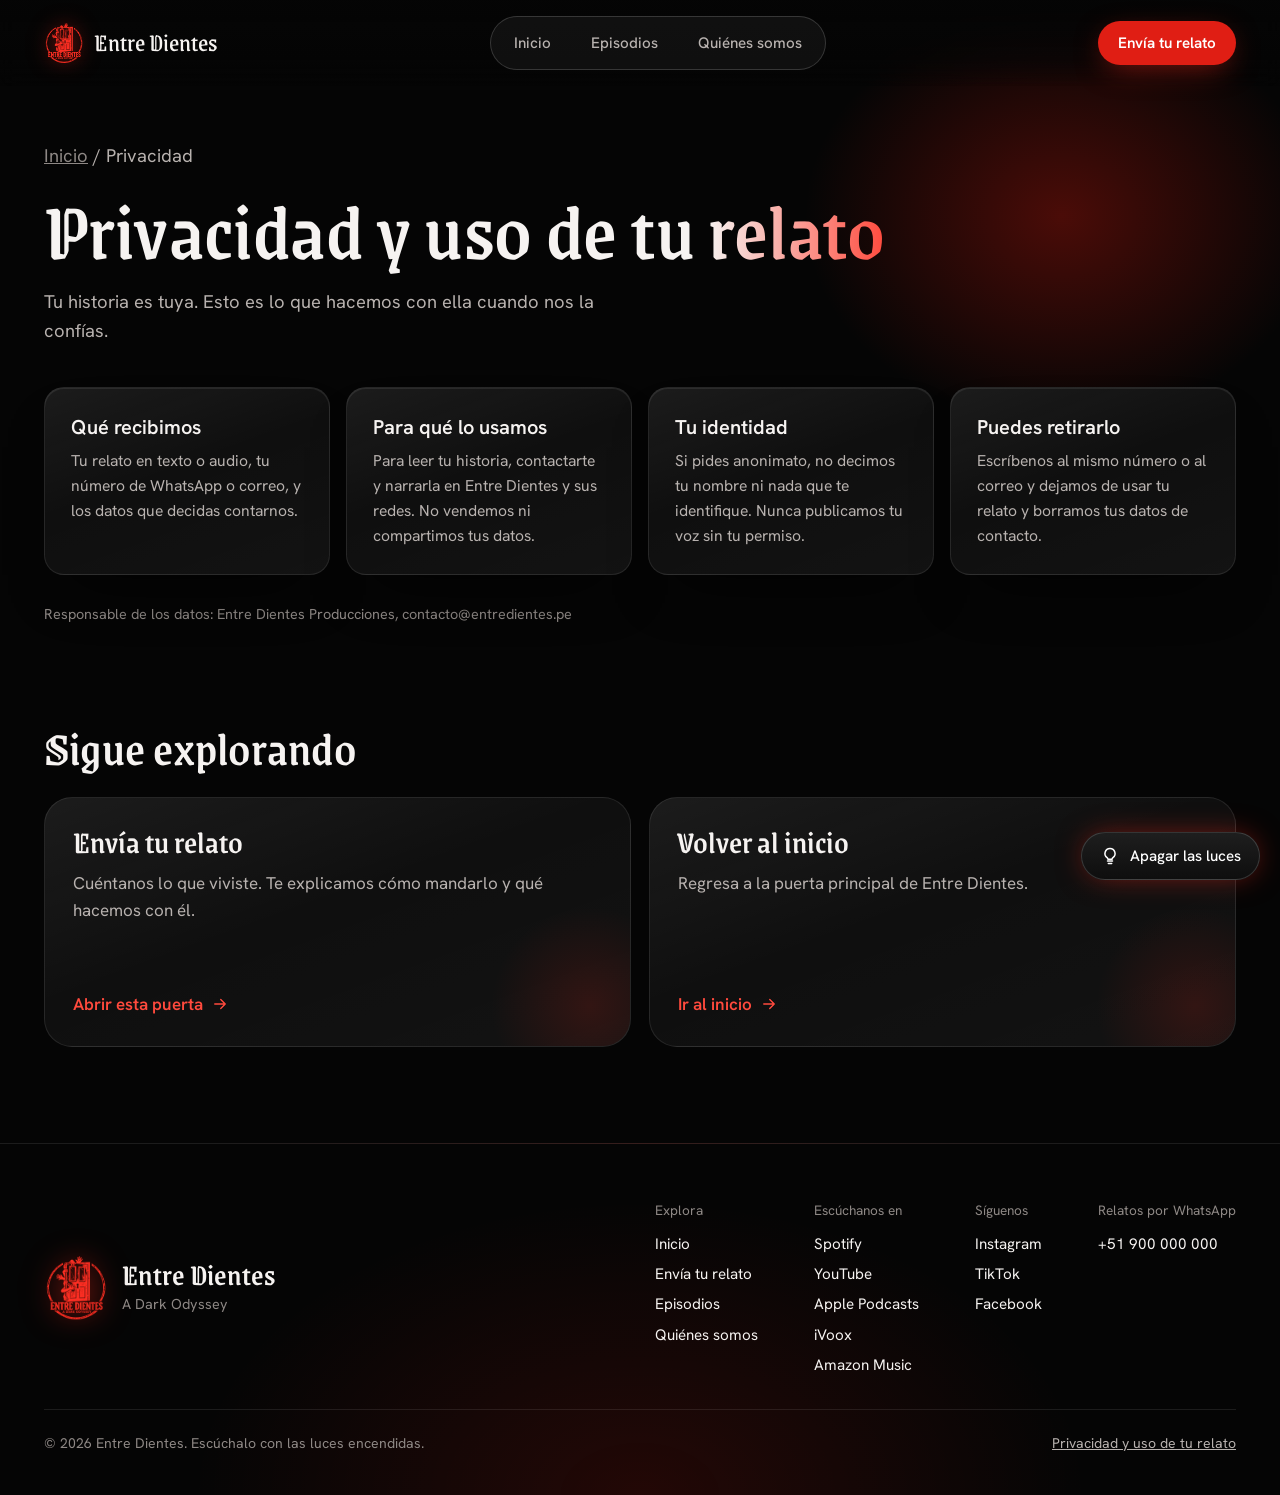
<file: privacidad.html>
<!doctype html>
<html lang="es">
<head>
<meta charset="utf-8">
<meta name="viewport" content="width=device-width, initial-scale=1">
<title>Privacidad y uso de tu relato — Entre Dientes</title>
<meta name="description" content="Cómo Entre Dientes cuida tu identidad y los datos de tu relato.">
<link rel="icon" href="logo-rojo-chico.png">
<link rel="preconnect" href="https://fonts.googleapis.com">
<link rel="preconnect" href="https://fonts.gstatic.com" crossorigin>
<link rel="stylesheet" href="https://fonts.googleapis.com/css2?family=Grenze+Gotisch:wght@400;500;600&family=Hanken+Grotesk:wght@400;500;600;700&display=swap">
<link rel="stylesheet" href="styles.css">
</head>
<body>
<div id="cabecera"></div>
<main id="contenido">
<section class="wrap portada-pagina">
  <p class="miga"><a href="index.html">Inicio</a> / Privacidad</p>
  <h1>Privacidad y uso de <span class="degradado">tu relato</span></h1>
  <p>Tu historia es tuya. Esto es lo que hacemos con ella cuando nos la confías.</p>
</section>

<section class="wrap" aria-label="Detalle de privacidad" style="padding-bottom:56px">
  <div class="rejilla">
    <div class="tarjeta celda"><h3>Qué recibimos</h3><p>Tu relato en texto o audio, tu número de WhatsApp o correo, y los datos que decidas contarnos.</p></div>
    <div class="tarjeta celda"><h3>Para qué lo usamos</h3><p>Para leer tu historia, contactarte y narrarla en Entre Dientes y sus redes. No vendemos ni compartimos tus datos.</p></div>
    <div class="tarjeta celda"><h3>Tu identidad</h3><p>Si pides anonimato, no decimos tu nombre ni nada que te identifique. Nunca publicamos tu voz sin tu permiso.</p></div>
    <div class="tarjeta celda"><h3>Puedes retirarlo</h3><p>Escríbenos al mismo número o al correo y dejamos de usar tu relato y borramos tus datos de contacto.</p></div>
  </div>
  <p style="margin-top:28px;color:var(--gris2);font-size:.9rem">Responsable de los datos: Entre Dientes Producciones, contacto@entredientes.pe</p>
</section>

<section class="wrap siguiente" aria-labelledby="sigue-titulo">
  <h2 id="sigue-titulo">Sigue explorando</h2>
  <div class="puertas">
    <a class="acceso" href="relatos.html"><h3>Envía tu relato</h3><p>Cuéntanos lo que viviste. Te explicamos cómo mandarlo y qué hacemos con él.</p><span class="ir">Abrir esta puerta <svg aria-hidden="true" width="18" height="18" viewBox="0 0 24 24" fill="none" stroke="currentColor" stroke-width="1.8" stroke-linecap="round" stroke-linejoin="round"><path d="M5 12h14M13 6l6 6-6 6"/></svg></span></a>
    <a class="acceso" href="index.html"><h3>Volver al inicio</h3><p>Regresa a la puerta principal de Entre Dientes.</p><span class="ir">Ir al inicio <svg aria-hidden="true" width="18" height="18" viewBox="0 0 24 24" fill="none" stroke="currentColor" stroke-width="1.8" stroke-linecap="round" stroke-linejoin="round"><path d="M5 12h14M13 6l6 6-6 6"/></svg></span></a>
  </div>
</section>
</main>
<div id="pie"></div>
<script src="main.js"></script>
</body>
</html>
</file>
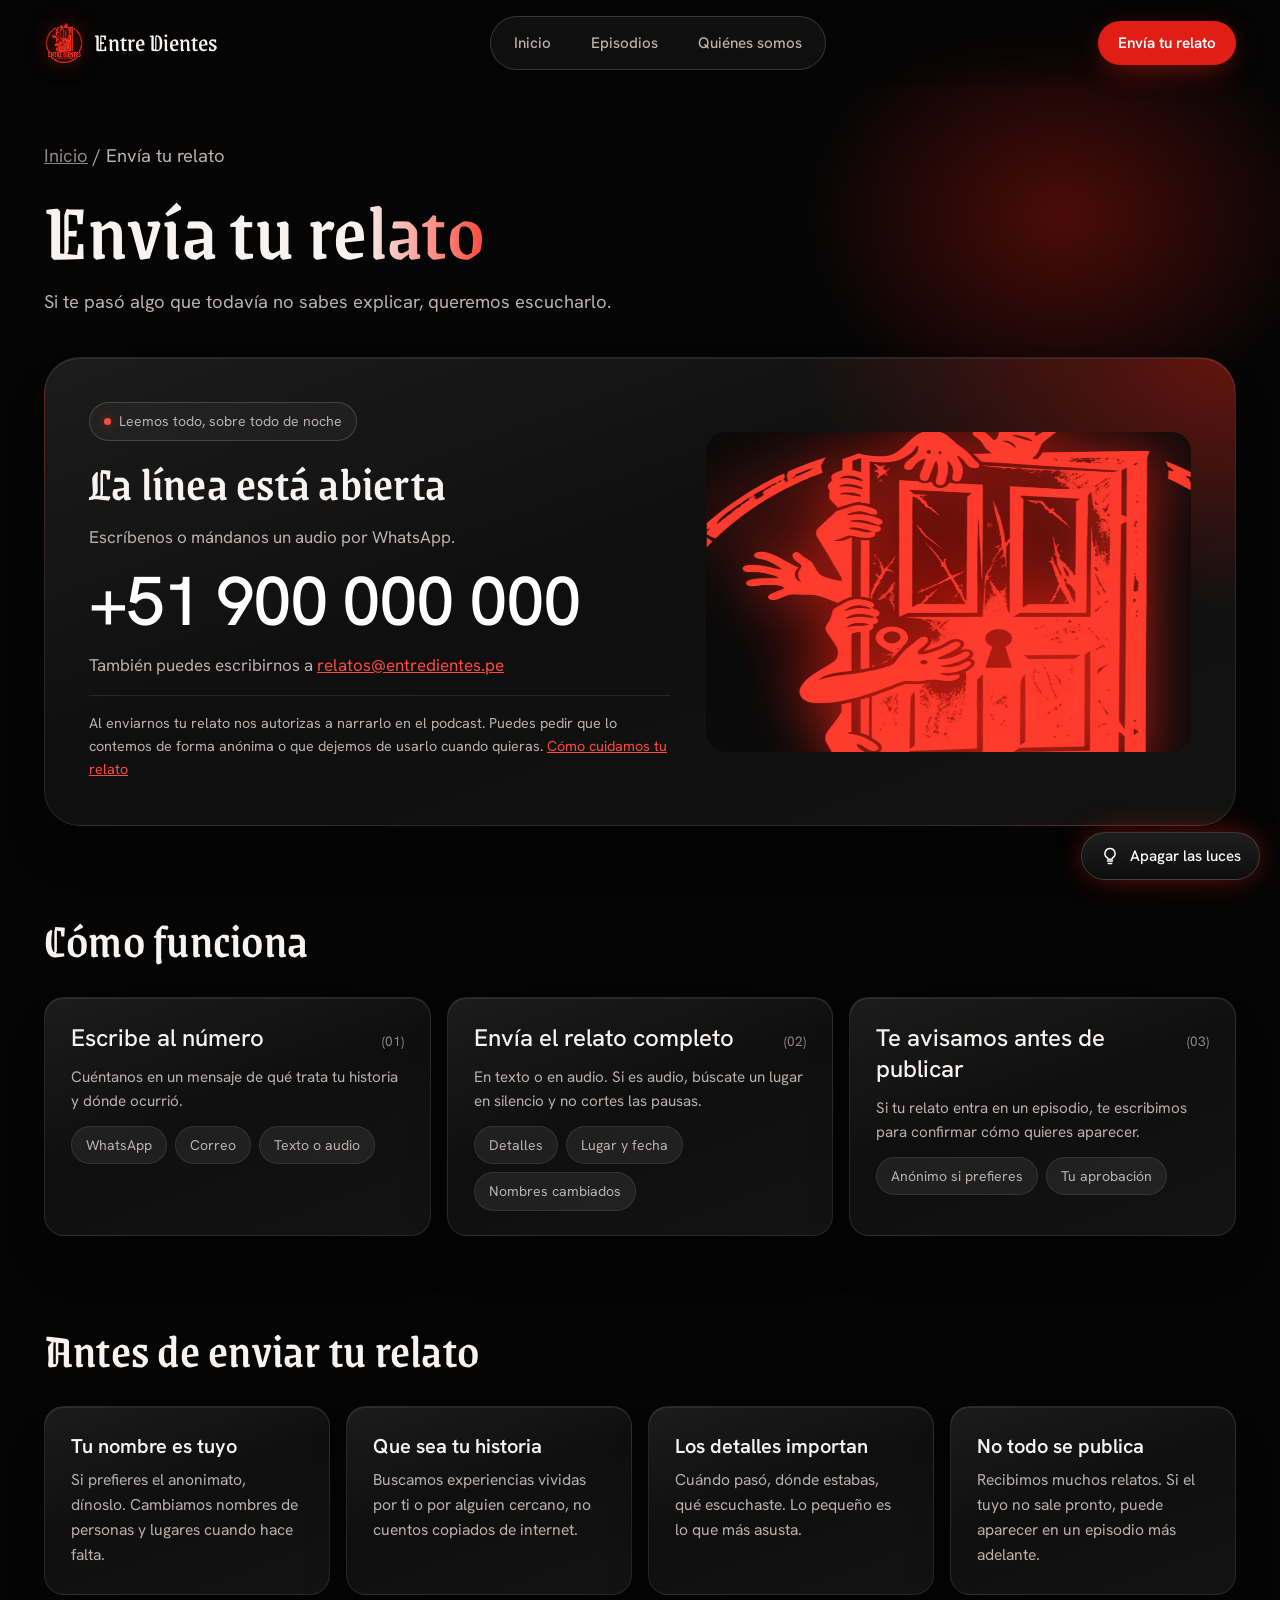
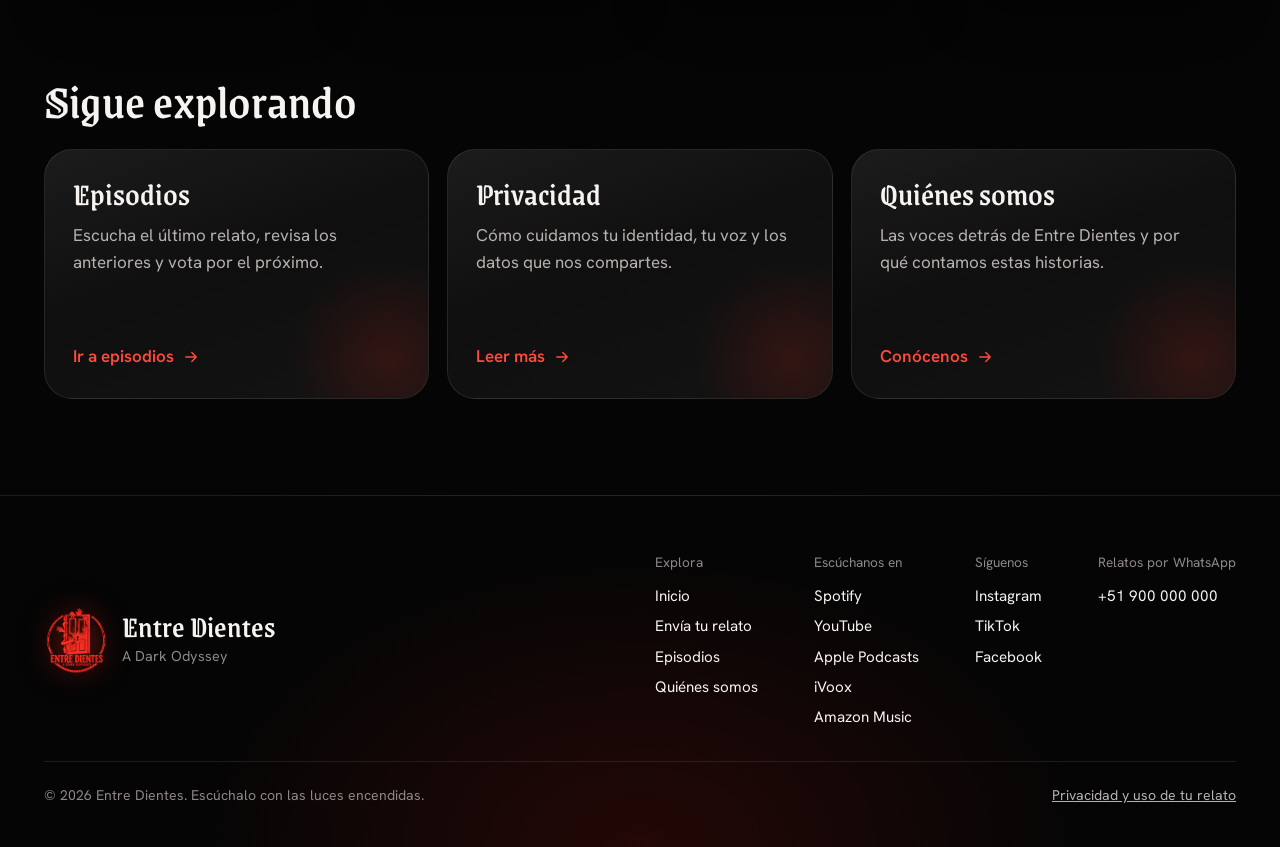
<file: relatos.html>
<!doctype html>
<html lang="es">
<head>
<meta charset="utf-8">
<meta name="viewport" content="width=device-width, initial-scale=1">
<title>Envía tu relato — Entre Dientes</title>
<meta name="description" content="Cómo enviar tu relato de terror a Entre Dientes por WhatsApp o correo.">
<link rel="icon" href="logo-rojo-chico.png">
<link rel="preconnect" href="https://fonts.googleapis.com">
<link rel="preconnect" href="https://fonts.gstatic.com" crossorigin>
<link rel="stylesheet" href="https://fonts.googleapis.com/css2?family=Grenze+Gotisch:wght@400;500;600&family=Hanken+Grotesk:wght@400;500;600;700&display=swap">
<link rel="stylesheet" href="styles.css">
</head>
<body>
<div id="cabecera"></div>
<main id="contenido">
<section class="wrap portada-pagina">
  <p class="miga"><a href="index.html">Inicio</a> / Envía tu relato</p>
  <h1>Envía tu <span class="degradado">relato</span></h1>
  <p>Si te pasó algo que todavía no sabes explicar, queremos escucharlo.</p>
</section>

<section class="wrap" aria-labelledby="linea-titulo">
  <div class="tarjeta linea">
    <div class="linea-texto">
      <span class="pildora">Leemos todo, sobre todo de noche</span>
      <h2 id="linea-titulo">La línea está abierta</h2>
      <p>Escríbenos o mándanos un audio por WhatsApp.</p>
      <a class="numero js-whatsapp" href="#"><span class="js-telefono"></span></a>
      <p>También puedes escribirnos a <a href="#" class="js-correo-enlace"><span class="js-correo"></span></a></p>
      <p class="aviso">Al enviarnos tu relato nos autorizas a narrarlo en el podcast. Puedes pedir que lo contemos de forma anónima o que dejemos de usarlo cuando quieras. <a href="privacidad.html">Cómo cuidamos tu relato</a></p>
    </div>
    <div class="linea-img"><img src="manos.png" alt="" width="693" height="800"></div>
  </div>
</section>

<section class="wrap seccion" aria-labelledby="como-titulo">
  <div class="seccion-cab"><h2 id="como-titulo">Cómo funciona</h2></div>
  <ol class="pasos rejilla">
      <li class="tarjeta paso"><div class="paso-cab"><h3>Escribe al número</h3><span class="paso-num">(01)</span></div><p>Cuéntanos en un mensaje de qué trata tu historia y dónde ocurrió.</p><div class="etiquetas"><span>WhatsApp</span><span>Correo</span><span>Texto o audio</span></div></li>
      <li class="tarjeta paso"><div class="paso-cab"><h3>Envía el relato completo</h3><span class="paso-num">(02)</span></div><p>En texto o en audio. Si es audio, búscate un lugar en silencio y no cortes las pausas.</p><div class="etiquetas"><span>Detalles</span><span>Lugar y fecha</span><span>Nombres cambiados</span></div></li>
      <li class="tarjeta paso"><div class="paso-cab"><h3>Te avisamos antes de publicar</h3><span class="paso-num">(03)</span></div><p>Si tu relato entra en un episodio, te escribimos para confirmar cómo quieres aparecer.</p><div class="etiquetas"><span>Anónimo si prefieres</span><span>Tu aprobación</span></div></li>
  </ol>
</section>

<section class="wrap" aria-labelledby="reglas-titulo" style="padding-bottom:40px">
  <div class="seccion-cab"><h2 id="reglas-titulo">Antes de enviar tu relato</h2></div>
  <div class="rejilla">
    <div class="tarjeta celda"><h3>Tu nombre es tuyo</h3><p>Si prefieres el anonimato, dínoslo. Cambiamos nombres de personas y lugares cuando hace falta.</p></div>
    <div class="tarjeta celda"><h3>Que sea tu historia</h3><p>Buscamos experiencias vividas por ti o por alguien cercano, no cuentos copiados de internet.</p></div>
    <div class="tarjeta celda"><h3>Los detalles importan</h3><p>Cuándo pasó, dónde estabas, qué escuchaste. Lo pequeño es lo que más asusta.</p></div>
    <div class="tarjeta celda"><h3>No todo se publica</h3><p>Recibimos muchos relatos. Si el tuyo no sale pronto, puede aparecer en un episodio más adelante.</p></div>
  </div>
</section>

<section class="wrap siguiente" aria-labelledby="sigue-titulo">
  <h2 id="sigue-titulo">Sigue explorando</h2>
  <div class="puertas">
    <a class="acceso" href="episodios.html"><h3>Episodios</h3><p>Escucha el último relato, revisa los anteriores y vota por el próximo.</p><span class="ir">Ir a episodios <svg aria-hidden="true" width="18" height="18" viewBox="0 0 24 24" fill="none" stroke="currentColor" stroke-width="1.8" stroke-linecap="round" stroke-linejoin="round"><path d="M5 12h14M13 6l6 6-6 6"/></svg></span></a>
    <a class="acceso" href="privacidad.html"><h3>Privacidad</h3><p>Cómo cuidamos tu identidad, tu voz y los datos que nos compartes.</p><span class="ir">Leer más <svg aria-hidden="true" width="18" height="18" viewBox="0 0 24 24" fill="none" stroke="currentColor" stroke-width="1.8" stroke-linecap="round" stroke-linejoin="round"><path d="M5 12h14M13 6l6 6-6 6"/></svg></span></a>
    <a class="acceso" href="nosotros.html"><h3>Quiénes somos</h3><p>Las voces detrás de Entre Dientes y por qué contamos estas historias.</p><span class="ir">Conócenos <svg aria-hidden="true" width="18" height="18" viewBox="0 0 24 24" fill="none" stroke="currentColor" stroke-width="1.8" stroke-linecap="round" stroke-linejoin="round"><path d="M5 12h14M13 6l6 6-6 6"/></svg></span></a>
  </div>
</section>
</main>
<div id="pie"></div>
<script src="main.js"></script>
</body>
</html>
</file>
<file: styles.css>
/* ===== Entre Dientes — estilo rojo intenso ===== */
:root{
  --fondo:#050505; --fondo2:#0B0B0B;
  --vidrio:linear-gradient(160deg,rgba(255,255,255,.07),rgba(255,255,255,.015) 45%,rgba(255,255,255,.03));
  --borde:rgba(255,255,255,.09); --borde-fuerte:rgba(255,255,255,.16);
  --rojo:#E01E14; --rojo-hover:#F7321F; --rojo-texto:#FF4A3D; --rojo-brillo:rgba(255,40,24,.55);
  --blanco:#F6F3F1; --gris:#B8B2AF; --gris2:#8E8885;
  --gotica:'Grenze Gotisch','Old English Text MT',Georgia,serif;
  --sans:'Hanken Grotesk',system-ui,-apple-system,'Segoe UI',sans-serif;
  --r-grande:28px; --r-medio:20px;
}
*{box-sizing:border-box}
html{font-size:16px;scroll-behavior:smooth}
html{overflow-x:clip}
body{margin:0;background:var(--fondo);color:var(--blanco);font-family:var(--sans);font-size:1.0625rem;line-height:1.6;-webkit-font-smoothing:antialiased;overflow-x:hidden}
img{max-width:100%;height:auto}
a{color:var(--rojo-texto)} a:hover{color:#FF7A6F}
a:focus-visible,button:focus-visible{outline:2px solid var(--rojo-texto);outline-offset:3px}
p{margin:0}
h1,h2,h3{margin:0;font-weight:500;color:var(--blanco)}
h1,h2{font-family:var(--gotica);letter-spacing:.005em}
h1{font-size:clamp(3rem,6.4vw,5.6rem);line-height:.98}
h2{font-size:clamp(2.1rem,3.8vw,3.2rem);line-height:1.04}
h3{font-size:1.25rem;line-height:1.3;font-weight:600}
.rojo{color:var(--rojo-texto)}
.degradado{background:linear-gradient(90deg,var(--blanco) 30%,var(--rojo-texto));-webkit-background-clip:text;background-clip:text;color:transparent}
.wrap{max-width:1240px;margin:0 auto;padding-left:24px;padding-right:24px}
.saltar{position:absolute;left:-999px;top:0;background:var(--rojo);color:#fff;padding:10px 16px;z-index:100;border-radius:999px}
.saltar:focus{left:12px;top:12px}

/* Píldoras y botones */
.pildora{display:inline-flex;align-items:center;gap:8px;padding:7px 14px;border-radius:999px;border:1px solid var(--borde-fuerte);background:rgba(255,255,255,.04);color:var(--gris);font-size:.88rem;width:max-content}
.pildora::before{content:"";width:7px;height:7px;border-radius:50%;background:var(--rojo-texto);box-shadow:0 0 10px var(--rojo-brillo)}
.btn{display:inline-flex;align-items:center;justify-content:center;gap:10px;min-height:48px;padding:12px 24px;border-radius:999px;background:var(--rojo);color:#fff;text-decoration:none;font-weight:600;font-size:1rem;border:0;cursor:pointer;font-family:inherit;box-shadow:0 8px 30px -8px var(--rojo-brillo);transition:background 250ms,box-shadow 250ms}
.btn:hover{background:var(--rojo-hover);color:#fff;box-shadow:0 10px 38px -6px var(--rojo-brillo)}
.btn-vidrio{display:inline-flex;align-items:center;justify-content:center;gap:10px;min-height:48px;padding:12px 24px;border-radius:999px;background:linear-gradient(180deg,#2A2A2A,#161616);border:1px solid var(--borde-fuerte);color:var(--blanco);text-decoration:none;font-weight:500;font-size:1rem}
.btn-vidrio:hover{color:#fff;border-color:rgba(255,255,255,.3)}
.botones{display:flex;flex-wrap:wrap;gap:12px}
.etiquetas{display:flex;flex-wrap:wrap;gap:8px}
.etiquetas span{padding:7px 14px;border-radius:999px;background:rgba(255,255,255,.07);border:1px solid var(--borde);font-size:.88rem;color:var(--gris)}

/* Tarjeta de vidrio */
.tarjeta{position:relative;background:var(--vidrio),var(--fondo2);border:1px solid var(--borde);border-radius:var(--r-grande);box-shadow:inset 0 1px 0 rgba(255,255,255,.08),0 30px 60px -30px rgba(0,0,0,.9)}

/* Cabecera */
.cabecera{position:sticky;top:0;z-index:40;padding:16px 0;background:linear-gradient(180deg,rgba(5,5,5,.92),rgba(5,5,5,.6) 70%,transparent);backdrop-filter:blur(10px);-webkit-backdrop-filter:blur(10px)}
.cabecera .wrap{display:flex;align-items:center;justify-content:space-between;gap:16px}
.marca{display:flex;align-items:center;gap:10px;text-decoration:none;color:var(--blanco)}
.marca img{width:40px;height:auto;filter:drop-shadow(0 0 10px var(--rojo-brillo))}
.marca span{font-family:var(--gotica);font-size:1.6rem;line-height:1}
.menu{display:flex;align-items:center;gap:4px;padding:5px;border-radius:999px;border:1px solid var(--borde-fuerte);background:rgba(20,20,20,.75)}
.menu a{color:var(--gris);text-decoration:none;padding:9px 18px;border-radius:999px;font-size:.95rem;font-weight:500}
.menu a:hover{color:#fff}
.menu a[aria-current="page"]{background:var(--rojo);color:#fff;box-shadow:0 6px 20px -6px var(--rojo-brillo)}
.cabecera .btn{min-height:44px;padding:10px 20px;font-size:.95rem}
.abrir-menu{display:none;width:48px;height:48px;border-radius:50%;border:1px solid var(--borde-fuerte);background:rgba(20,20,20,.8);color:#fff;align-items:center;justify-content:center;cursor:pointer}
.menu .solo-movil{display:none}
@media (max-width:900px){
  .abrir-menu{display:inline-flex}
  .cabecera .btn.solo-escritorio{display:none}
  .menu{display:none;position:absolute;top:calc(100% + 4px);left:16px;right:16px;flex-direction:column;align-items:stretch;border-radius:var(--r-medio);padding:10px;background:#111}
  .menu.abierto{display:flex}
  .menu a{padding:14px 18px}
  .menu .solo-movil{display:flex}
}

/* ===== Portada ===== */
.hero{position:relative;min-height:860px;padding-top:40px;padding-bottom:40px;isolation:isolate}
.hero-humo{position:absolute;inset:-120px 0 0;z-index:-2;pointer-events:none;
  background:radial-gradient(ellipse 38% 45% at 55% 38%,rgba(255,30,15,.32),transparent 70%),radial-gradient(ellipse 30% 30% at 70% 70%,rgba(160,10,0,.25),transparent 70%)}
.hero-emblema{position:absolute;z-index:-1;left:31%;top:10px;width:min(540px,40vw);border:0;padding:0;background:none;cursor:pointer;font:inherit;color:inherit}
.hero-emblema img{display:block;width:100%;filter:drop-shadow(0 0 22px rgba(255,40,24,.75)) drop-shadow(0 0 80px rgba(255,20,10,.45));opacity:.9;animation:latido 6s ease-in-out infinite;transition:opacity 700ms}
.hero-emblema .fragmento{position:absolute;left:14%;right:14%;top:40%;padding:22px 24px;border-radius:var(--r-medio);background:rgba(8,8,8,.82);backdrop-filter:blur(8px);border:1px solid var(--borde-fuerte);font-size:1.05rem;line-height:1.6;text-align:left;opacity:0;transform:translateY(10px);transition:opacity 600ms,transform 600ms;pointer-events:none}
.hero-emblema.abierta img{opacity:.35}
.hero-emblema.abierta .fragmento{opacity:1;transform:none}
@keyframes latido{0%,100%{filter:drop-shadow(0 0 18px rgba(255,40,24,.65)) drop-shadow(0 0 60px rgba(255,20,10,.35))}50%{filter:drop-shadow(0 0 28px rgba(255,40,24,.9)) drop-shadow(0 0 110px rgba(255,20,10,.55))}}
.hero-rejilla{display:grid;grid-template-columns:minmax(0,1.1fr) minmax(0,1fr) 280px;gap:24px;align-items:start}
.hero-texto{display:flex;flex-direction:column;gap:24px;padding-top:40px;max-width:560px}
.hero-texto>p{color:var(--gris);font-size:1.15rem;max-width:30rem}
.pista{font-size:.85rem;color:var(--gris2);margin-top:-8px}
.datos{display:grid;grid-template-columns:repeat(3,minmax(0,1fr));gap:12px;margin-top:24px}
.dato{padding:16px 16px 18px;border-radius:var(--r-medio);min-height:118px;display:flex;flex-direction:column;justify-content:space-between}
.dato small{color:var(--gris);font-size:.82rem}
.dato strong{font-size:2.1rem;font-weight:500;letter-spacing:-.02em;line-height:1}
.hero-lateral{display:flex;flex-direction:column;gap:14px;padding-top:120px}
.mini{padding:16px;border-radius:var(--r-medio)}
.mini-cab{display:flex;justify-content:space-between;font-size:.8rem;color:var(--gris);margin-bottom:10px}
.mini-img{height:140px;border-radius:14px;overflow:hidden;background:radial-gradient(circle at 50% 50%,#3a0703,#0a0a0a 75%);display:flex;align-items:center;justify-content:center}
.mini-img img{height:130%;opacity:.9;filter:drop-shadow(0 0 16px var(--rojo-brillo))}
.mini strong{display:block;font-size:2rem;font-weight:500;line-height:1.1;margin-top:12px}
.mini p{color:var(--gris);font-size:.85rem}
.mini .btn{width:100%;margin-top:14px;min-height:44px}
.redes-flotantes{position:absolute;right:330px;top:600px;display:flex;flex-direction:column;gap:10px}
.redes-flotantes a{width:44px;height:44px;border-radius:12px;display:flex;align-items:center;justify-content:center;color:var(--blanco);background:linear-gradient(180deg,#1E1E1E,#0E0E0E);border:1px solid var(--borde)}
.redes-flotantes a:hover{border-color:var(--rojo-texto);color:var(--rojo-texto)}
.declaracion{display:grid;grid-template-columns:minmax(0,1fr) minmax(0,1.4fr);gap:32px;align-items:start;padding-top:100px}
.declaracion p{font-size:clamp(1.6rem,2.8vw,2.4rem);line-height:1.22;font-weight:500;letter-spacing:-.01em}
@media (max-width:1080px){
  .hero{min-height:0}
  .hero-rejilla{grid-template-columns:1fr}
  .hero-emblema{position:relative;left:auto;top:auto;width:min(460px,90%);margin:0 auto;z-index:0;display:block}
  .hero-lateral{padding-top:0;display:grid;grid-template-columns:repeat(auto-fit,minmax(240px,1fr))}
  .redes-flotantes{display:none}
  .declaracion{grid-template-columns:1fr;padding-top:64px}
}
@media (max-width:600px){.datos{grid-template-columns:1fr 1fr}.dato:last-child{grid-column:1/-1}}

/* Bento */
.seccion{padding-top:88px;padding-bottom:88px}
.bento{display:grid;grid-template-columns:minmax(0,1.25fr) minmax(0,1fr);gap:20px}
.bento-izq{padding:32px;display:flex;flex-direction:column;align-items:center;gap:18px;text-align:center}
.bento-izq h3{font-size:1.6rem;font-weight:500}
.foto-roja{width:100%;height:300px;border-radius:var(--r-medio);overflow:hidden;position:relative;background:radial-gradient(circle at 40% 50%,#7a0a03,#1a0201 70%)}
.foto-roja img{position:absolute;left:50%;top:50%;width:85%;transform:translate(-50%,-46%);filter:blur(1.5px) drop-shadow(0 0 30px rgba(255,40,24,.8));opacity:.95}
.foto-roja::after{content:"";position:absolute;inset:0;background:linear-gradient(180deg,transparent 40%,rgba(0,0,0,.55))}
.bento-der{display:grid;gap:20px}
.cifra{padding:30px;display:flex;flex-direction:column;justify-content:space-between;gap:24px;min-height:240px}
.cifra p{color:var(--gris);max-width:26rem}
.cifra-fila{display:flex;align-items:flex-end;justify-content:space-between;gap:16px;flex-wrap:wrap}
.cifra strong{font-size:clamp(4rem,8vw,6.5rem);font-weight:500;line-height:.9;letter-spacing:-.04em}
.estrellas{display:flex;gap:4px;color:var(--blanco)}
.testimonio{padding:26px;display:flex;gap:22px;align-items:center}
.avatar{flex:0 0 110px;height:140px;border-radius:16px;background:radial-gradient(circle at 50% 35%,#5a0803,#120202 75%);display:flex;align-items:center;justify-content:center;font-family:var(--gotica);font-size:2.6rem;color:#FF8A80;border:1px solid var(--borde)}
.testimonio blockquote{margin:0;font-size:1.1rem;line-height:1.5}
.testimonio cite{display:block;margin-top:14px;font-style:normal;font-size:.88rem;color:var(--gris)}
.testimonio cite b{color:var(--blanco)}
@media (max-width:900px){.bento{grid-template-columns:1fr}.testimonio{flex-direction:column;align-items:flex-start}.avatar{flex-basis:auto;width:90px;height:90px}}

/* Franja de plataformas */
.franja{display:flex;align-items:center;gap:32px 48px;flex-wrap:wrap;padding-top:36px;padding-bottom:36px;border-top:1px solid var(--borde)}
.franja small{color:var(--gris2);max-width:9rem;line-height:1.4}
.franja-logos{display:flex;flex-wrap:wrap;gap:20px 44px;flex:1;justify-content:space-between}
.franja-logos a{color:#7d7775;text-decoration:none;font-size:1.35rem;font-weight:700;letter-spacing:-.01em;transition:color 250ms}
.franja-logos a:hover{color:var(--blanco)}

/* Bloque grande con tarjeta a la derecha */
.bloque{padding:48px;display:grid;grid-template-columns:minmax(0,1fr) minmax(0,1.05fr);gap:40px;align-items:start;border-radius:36px}
.bloque-texto{display:flex;flex-direction:column;gap:20px}
.bloque-texto>p{color:var(--gris);max-width:28rem}
.pasos{display:flex;flex-direction:column;gap:14px;margin:0;padding:0;list-style:none}
.paso{padding:24px 26px;border-radius:var(--r-medio);display:flex;flex-direction:column;gap:12px}
.paso-cab{display:flex;justify-content:space-between;align-items:baseline;gap:12px}
.paso h3{font-size:1.5rem;font-weight:500}
.paso-num{color:var(--gris2);font-size:.85rem}
.paso p{color:var(--gris);font-size:.95rem}
@media (max-width:900px){.bloque{grid-template-columns:1fr;padding:28px}}

/* Accesos */
.puertas{display:grid;grid-template-columns:repeat(auto-fit,minmax(260px,1fr));gap:18px}
.acceso{position:relative;overflow:hidden;display:flex;flex-direction:column;gap:12px;padding:28px;min-height:250px;text-decoration:none;color:var(--blanco);border-radius:var(--r-grande);background:var(--vidrio),var(--fondo2);border:1px solid var(--borde);transition:border-color 300ms,transform 300ms}
.acceso::after{content:"";position:absolute;right:-60px;bottom:-60px;width:200px;height:200px;border-radius:50%;background:radial-gradient(circle,var(--rojo-brillo),transparent 70%);opacity:.25;transition:opacity 400ms}
.acceso:hover{color:var(--blanco);border-color:rgba(255,74,61,.5);transform:translateY(-3px)}
.acceso:hover::after{opacity:.8}
.acceso h3{font-family:var(--gotica);font-size:2rem;font-weight:500;line-height:1}
.acceso p{color:var(--gris);flex:1}
.acceso .ir{display:inline-flex;align-items:center;gap:8px;color:var(--rojo-texto);font-weight:600}

/* Encabezado de página interior */
.portada-pagina{position:relative;padding-top:56px;padding-bottom:40px;display:flex;flex-direction:column;gap:18px;isolation:isolate}
.portada-pagina::before{content:"";position:absolute;z-index:-1;right:-5%;top:-80px;width:520px;height:420px;background:radial-gradient(ellipse at center,rgba(255,30,15,.28),transparent 70%);pointer-events:none}
.portada-pagina>p{color:var(--gris);font-size:1.15rem;max-width:36rem}
.miga{font-size:.88rem;color:var(--gris2)} .miga a{color:var(--gris2)}
.seccion-cab{display:flex;flex-direction:column;gap:12px;margin-bottom:32px}
.seccion-cab p{color:var(--gris);max-width:36rem}

/* Línea de relatos */
.linea{padding:44px;display:grid;grid-template-columns:minmax(0,1.2fr) minmax(0,1fr);gap:36px;align-items:center;border-radius:36px;overflow:hidden;
  background:radial-gradient(ellipse 60% 90% at 100% 0%,rgba(255,30,15,.35),transparent 60%),var(--vidrio),var(--fondo2)}
.linea-texto{display:flex;flex-direction:column;gap:16px}
.linea-texto p{color:var(--gris)}
.numero{font-size:clamp(2.4rem,5.4vw,4.4rem);font-weight:500;letter-spacing:-.03em;line-height:1;color:#fff;text-decoration:none}
.numero:hover{color:var(--rojo-texto)}
.bloque .numero{font-size:clamp(2rem,3.4vw,3rem);white-space:nowrap}
.aviso{font-size:.9rem;color:var(--gris2);border-top:1px solid var(--borde);padding-top:16px}
.linea-img{height:320px;border-radius:var(--r-medio);overflow:hidden;position:relative;background:radial-gradient(circle at 50% 50%,#5a0803,#0a0a0a 75%)}
.linea-img img{position:absolute;left:50%;top:50%;height:120%;transform:translate(-50%,-50%);filter:drop-shadow(0 0 30px rgba(255,40,24,.8))}
@media (max-width:900px){.linea{grid-template-columns:1fr;padding:28px}.linea-img{height:220px}}

.rejilla{display:grid;grid-template-columns:repeat(auto-fit,minmax(250px,1fr));gap:16px}
.celda{padding:26px;border-radius:var(--r-medio)}
.celda h3{margin-bottom:8px}
.celda p{color:var(--gris);font-size:.98rem}

/* Reproductor */
.reproductor{padding:22px 26px;border-radius:var(--r-grande);display:flex;flex-wrap:wrap;align-items:center;gap:18px 24px}
.play{flex:0 0 auto;width:64px;height:64px;border-radius:50%;border:0;background:var(--rojo);color:#fff;cursor:pointer;display:flex;align-items:center;justify-content:center;box-shadow:0 0 30px -4px var(--rojo-brillo)}
.play:hover{background:var(--rojo-hover)}
.play .icono-pausa{display:none}
.play.sonando .icono-pausa{display:block}
.play.sonando .icono-play{display:none}
.play.sonando{animation:pulso 1.6s ease-in-out infinite}
@keyframes pulso{0%,100%{box-shadow:0 0 20px -4px var(--rojo-brillo)}50%{box-shadow:0 0 44px 4px var(--rojo-brillo)}}
.rep-info{flex:1 1 320px;min-width:0;display:flex;flex-direction:column;gap:12px}
.rep-fila{display:flex;flex-wrap:wrap;justify-content:space-between;align-items:baseline;gap:4px 16px}
.rep-titulo{font-size:1.15rem;font-weight:600}
.rep-tiempo{color:var(--gris2);font-size:.88rem;font-variant-numeric:tabular-nums}
.barra{height:4px;border-radius:2px;background:rgba(255,255,255,.1);position:relative;overflow:hidden}
.barra i{position:absolute;left:0;top:0;bottom:0;width:0;background:var(--rojo-texto);box-shadow:0 0 10px var(--rojo-brillo)}

/* Lista de episodios */
.lista{display:flex;flex-direction:column;gap:10px}
.lista article{display:flex;flex-wrap:wrap;align-items:center;gap:8px 28px;padding:20px 24px;border-radius:var(--r-medio);background:var(--vidrio),var(--fondo2);border:1px solid var(--borde);transition:border-color 250ms}
.lista article:hover{border-color:rgba(255,74,61,.4)}
.ep-num{flex:0 0 150px;color:var(--blanco);font-size:.9rem;font-weight:600;display:flex;flex-direction:column;line-height:1.4}
.ep-num span{color:var(--gris2);font-weight:400}
.ep-texto{flex:1 1 380px;min-width:0}
.ep-texto h3{font-size:1.15rem;margin-bottom:2px}
.ep-texto p{color:var(--gris);font-size:.95rem}
.lista article>a{flex:0 0 auto;padding:9px 18px;border-radius:999px;border:1px solid var(--borde-fuerte);color:var(--blanco);text-decoration:none;font-size:.9rem;font-weight:500}
.lista article>a:hover{background:var(--rojo);border-color:var(--rojo)}

/* Votación */
.opciones{display:grid;grid-template-columns:repeat(auto-fit,minmax(250px,1fr));gap:14px}
.opcion{position:relative;overflow:hidden;text-align:left;padding:24px;border-radius:var(--r-medio);background:var(--vidrio),var(--fondo2);border:1px solid var(--borde);color:var(--blanco);font:inherit;cursor:pointer;display:flex;flex-direction:column;gap:8px;transition:border-color 250ms,box-shadow 250ms}
.opcion:hover{border-color:var(--borde-fuerte)}
.opcion[aria-pressed="true"]{border-color:var(--rojo-texto);box-shadow:0 0 40px -12px var(--rojo-brillo)}
.opcion .t{font-family:var(--gotica);font-size:1.6rem;line-height:1.05}
.opcion .r{color:var(--gris);font-size:.95rem}
.opcion .e{color:var(--rojo-texto);font-size:.88rem;font-weight:600}
.opcion.con-resultado::after{content:"";position:absolute;left:0;bottom:0;height:3px;width:var(--pct,0);background:var(--rojo-texto);box-shadow:0 0 10px var(--rojo-brillo);transition:width 700ms}

/* Carrusel de voces */
.carrusel-cab{display:flex;flex-wrap:wrap;align-items:flex-end;justify-content:space-between;gap:16px;margin-bottom:24px}
.carrusel-flechas{display:flex;gap:10px}
.flecha{width:48px;height:48px;border-radius:50%;border:1px solid var(--borde-fuerte);background:linear-gradient(180deg,#1E1E1E,#0E0E0E);color:#fff;display:inline-flex;align-items:center;justify-content:center;cursor:pointer;transition:border-color 300ms,opacity 300ms}
.flecha:hover{border-color:var(--rojo-texto)}
.flecha:disabled{opacity:.3;cursor:default;border-color:var(--borde)}
.carrusel-pista{display:flex;gap:14px;overflow-x:auto;scroll-snap-type:x mandatory;scroll-behavior:smooth;scrollbar-width:none;margin:0;padding:0 0 4px;list-style:none;
  -webkit-mask-image:linear-gradient(90deg,#000 88%,transparent);mask-image:linear-gradient(90deg,#000 88%,transparent)}
.carrusel-pista.al-final{-webkit-mask-image:none;mask-image:none}
.carrusel-pista::-webkit-scrollbar{display:none}
.conductor{flex:0 0 min(380px,86%);scroll-snap-align:start;display:flex;align-items:center;gap:18px;padding:18px 20px;border-radius:var(--r-medio);background:var(--vidrio),var(--fondo2);border:1px solid var(--borde)}
.foto{flex:0 0 76px;width:76px;height:76px;border-radius:50%;background:radial-gradient(circle at 50% 35%,#6a0a04,#140202 75%);border:1px solid rgba(255,74,61,.35);display:flex;align-items:center;justify-content:center;color:#FF8A80;font-family:var(--gotica);font-size:1.8rem;box-shadow:0 0 24px -8px var(--rojo-brillo)}
.conductor h3{font-size:1.08rem;margin:0}
.conductor .rol{color:var(--rojo-texto);font-size:.85rem;font-weight:600;margin:0 0 4px}
.conductor p{color:var(--gris);font-size:.92rem;line-height:1.5}

/* Sigue explorando */
.siguiente{padding-top:40px;padding-bottom:96px}
.siguiente h2{margin-bottom:24px}

/* Pie */
.pie{border-top:1px solid var(--borde);background:radial-gradient(ellipse 50% 120% at 50% 100%,rgba(255,30,15,.12),transparent 70%)}
.pie .wrap{display:flex;flex-wrap:wrap;justify-content:space-between;gap:32px 48px;padding-top:56px;padding-bottom:40px}
.pie-marca{display:flex;align-items:center;gap:14px}
.pie-marca img{width:64px;filter:drop-shadow(0 0 14px var(--rojo-brillo))}
.pie-marca strong{display:block;font-family:var(--gotica);font-weight:500;font-size:1.9rem;line-height:1}
.pie-marca span{color:var(--gris2);font-size:.9rem}
.pie-cols{display:flex;flex-wrap:wrap;gap:28px 56px}
.pie-col{display:flex;flex-direction:column;gap:6px}
.pie-col>span{color:var(--gris2);font-size:.85rem;margin-bottom:4px}
.pie-col a{color:var(--blanco);text-decoration:none;font-size:.95rem}
.pie-col a:hover{color:var(--rojo-texto)}
.legal{flex:1 1 100%;padding-top:22px;border-top:1px solid var(--borde);display:flex;flex-wrap:wrap;justify-content:space-between;gap:8px 24px;color:var(--gris2);font-size:.88rem}
.legal a{color:var(--gris)}

/* Linterna */
.oscuridad{position:fixed;inset:0;z-index:50;pointer-events:none;opacity:0;transition:opacity 600ms;
  background:radial-gradient(circle 200px at var(--x,50%) var(--y,50%),rgba(0,0,0,0) 0%,rgba(0,0,0,.6) 55%,rgba(0,0,0,.97) 100%)}
body.apagado .oscuridad{opacity:1}
.luces{position:fixed;right:20px;bottom:20px;z-index:60;display:flex;align-items:center;gap:10px;padding:10px 18px;min-height:48px;background:linear-gradient(180deg,#1E1E1E,#0E0E0E);color:#fff;border:1px solid var(--borde-fuerte);border-radius:999px;font:inherit;font-size:.95rem;font-weight:500;cursor:pointer;box-shadow:0 0 30px -6px var(--rojo-brillo)}
.luces:hover{border-color:var(--rojo-texto)}

@media (max-width:600px){
  .seccion{padding-top:64px;padding-bottom:64px}
  .luces span{display:none}
  .luces{padding:10px 13px}
}
@media (prefers-reduced-motion: reduce){
  html{scroll-behavior:auto}
  *{transition:none !important;animation:none !important}
}
</file>
